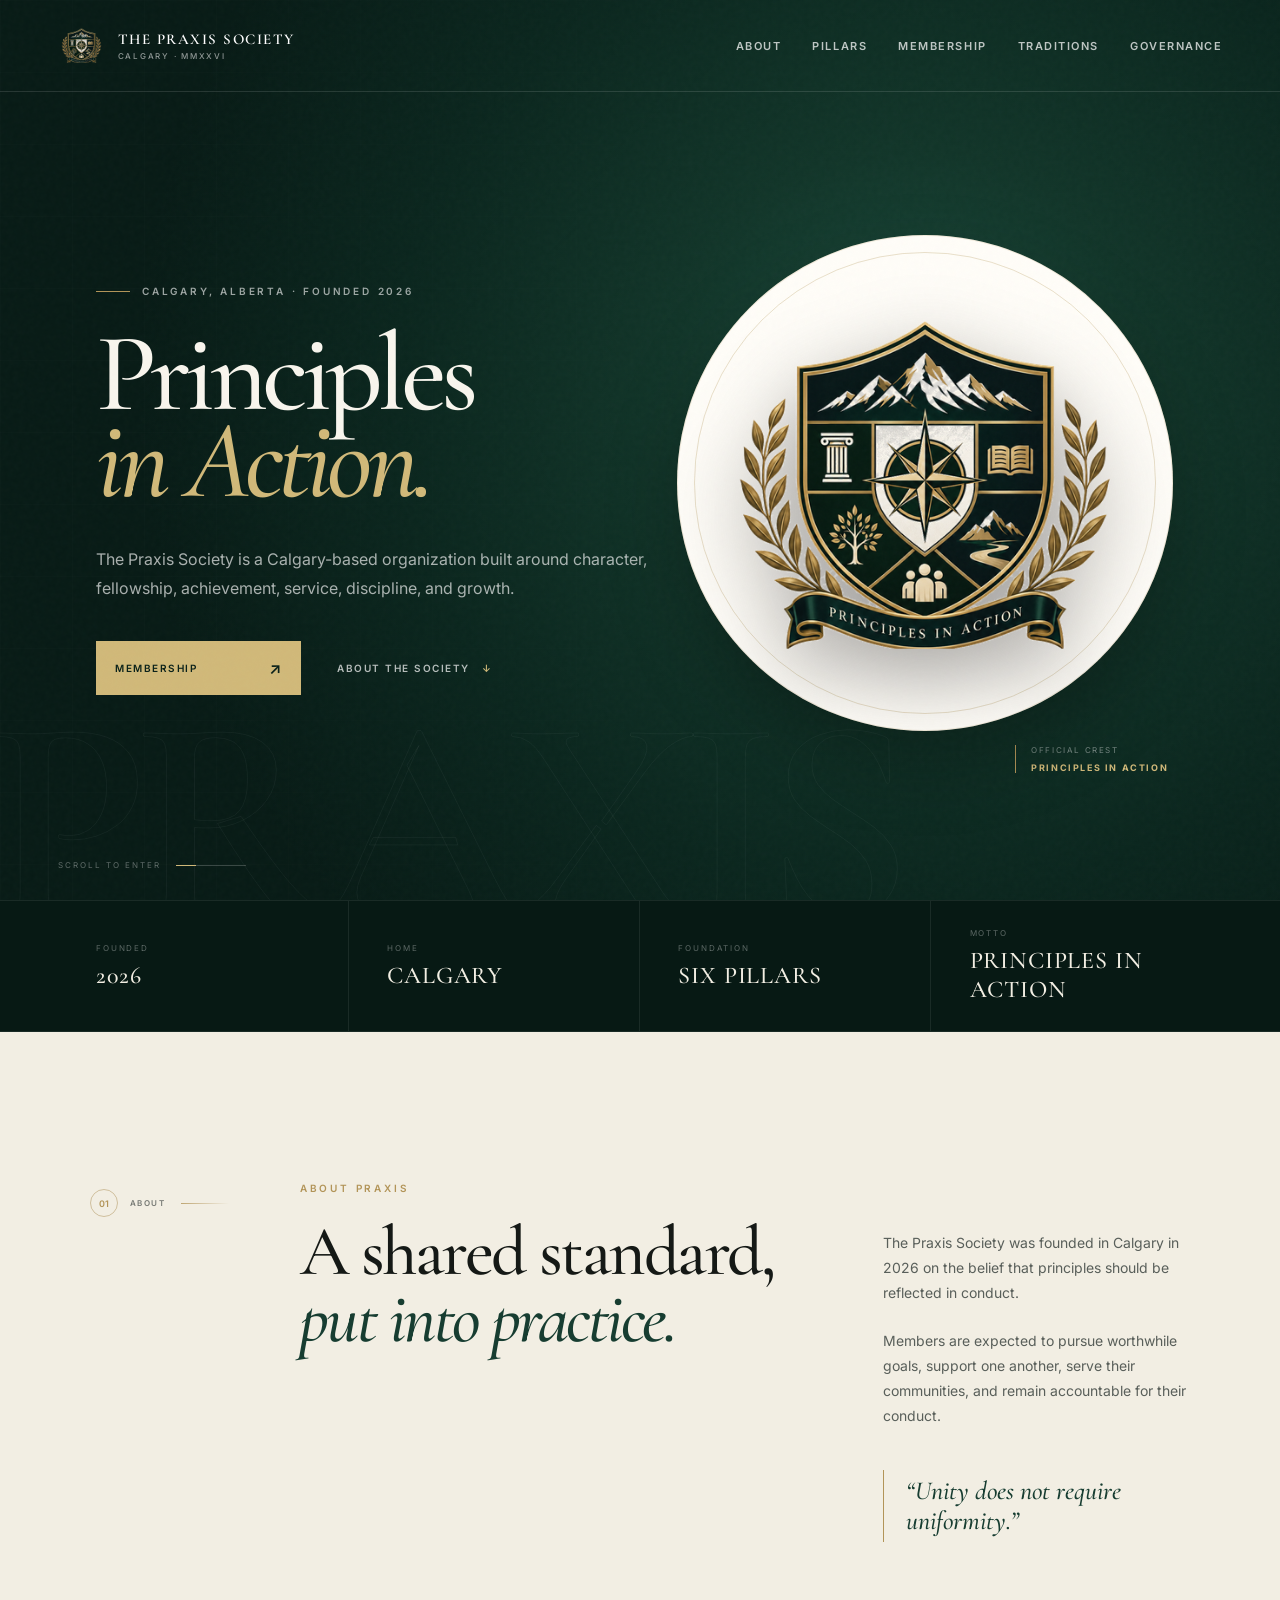
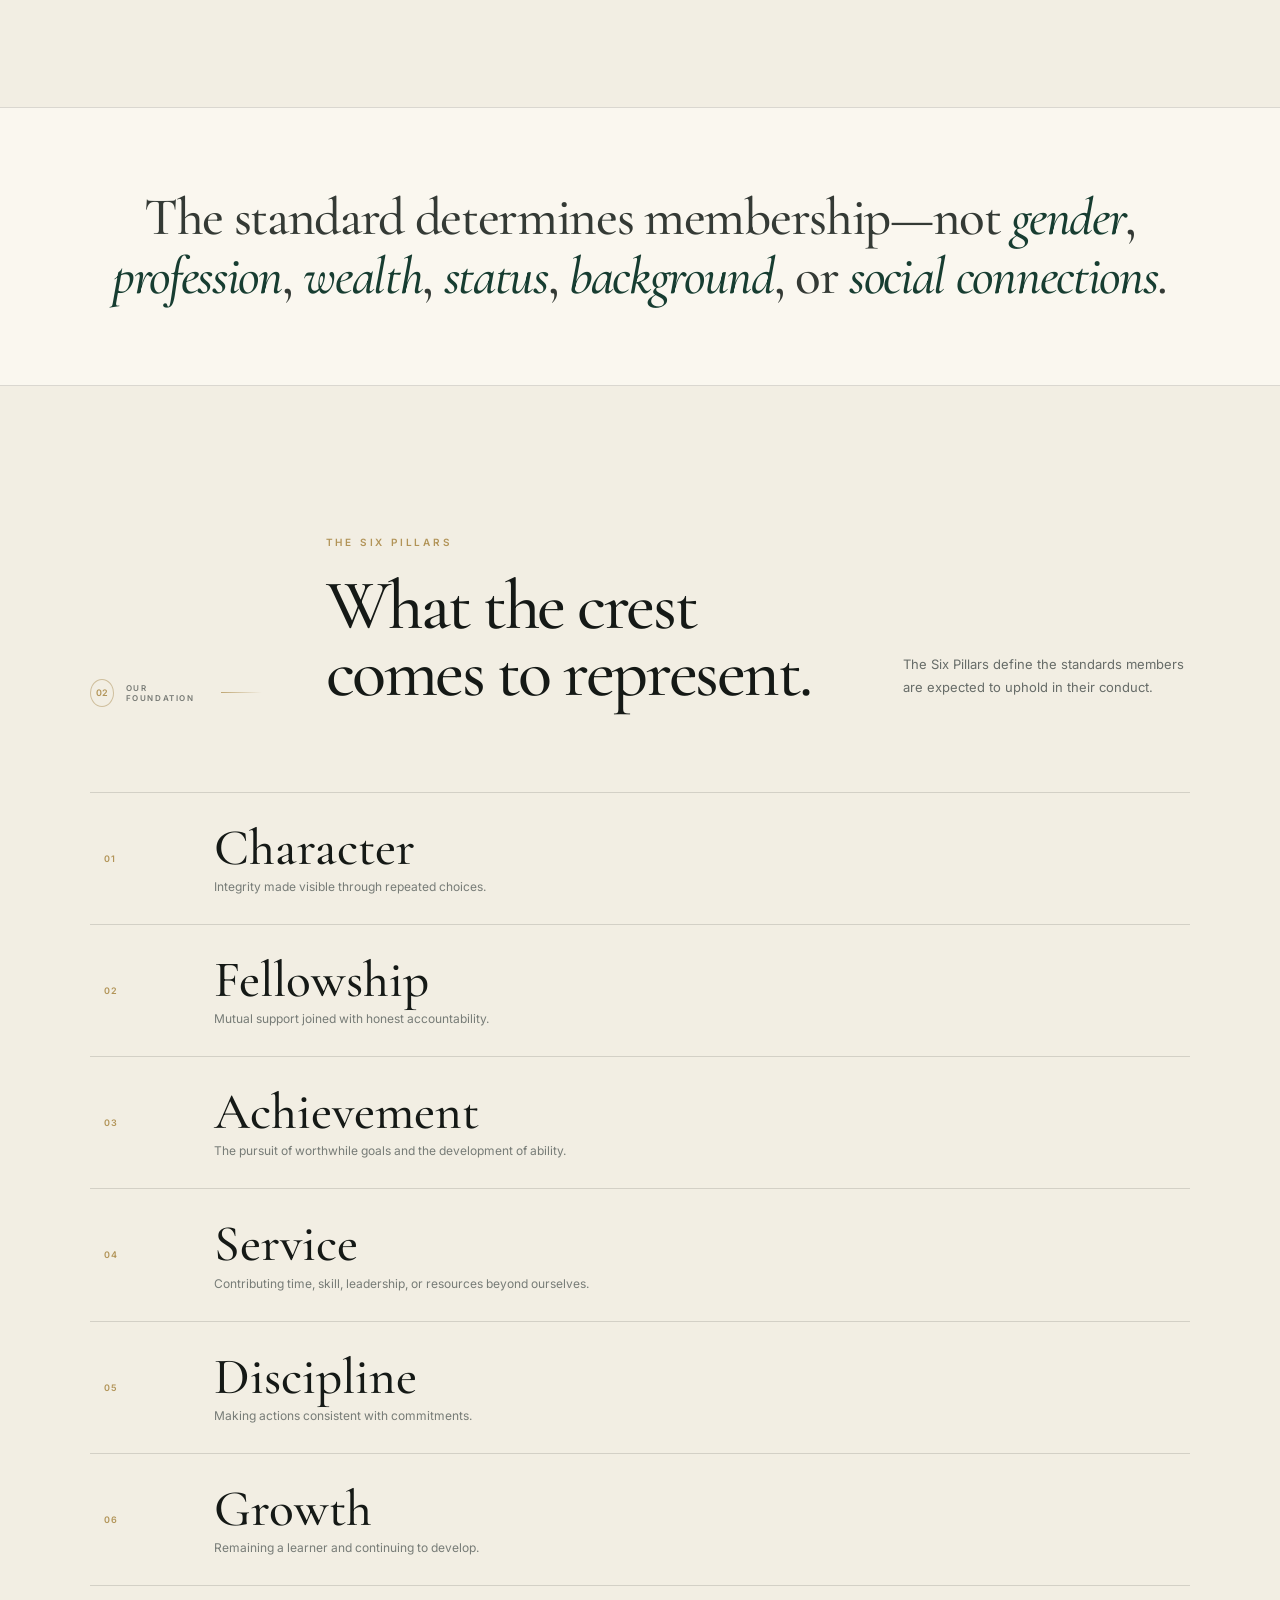
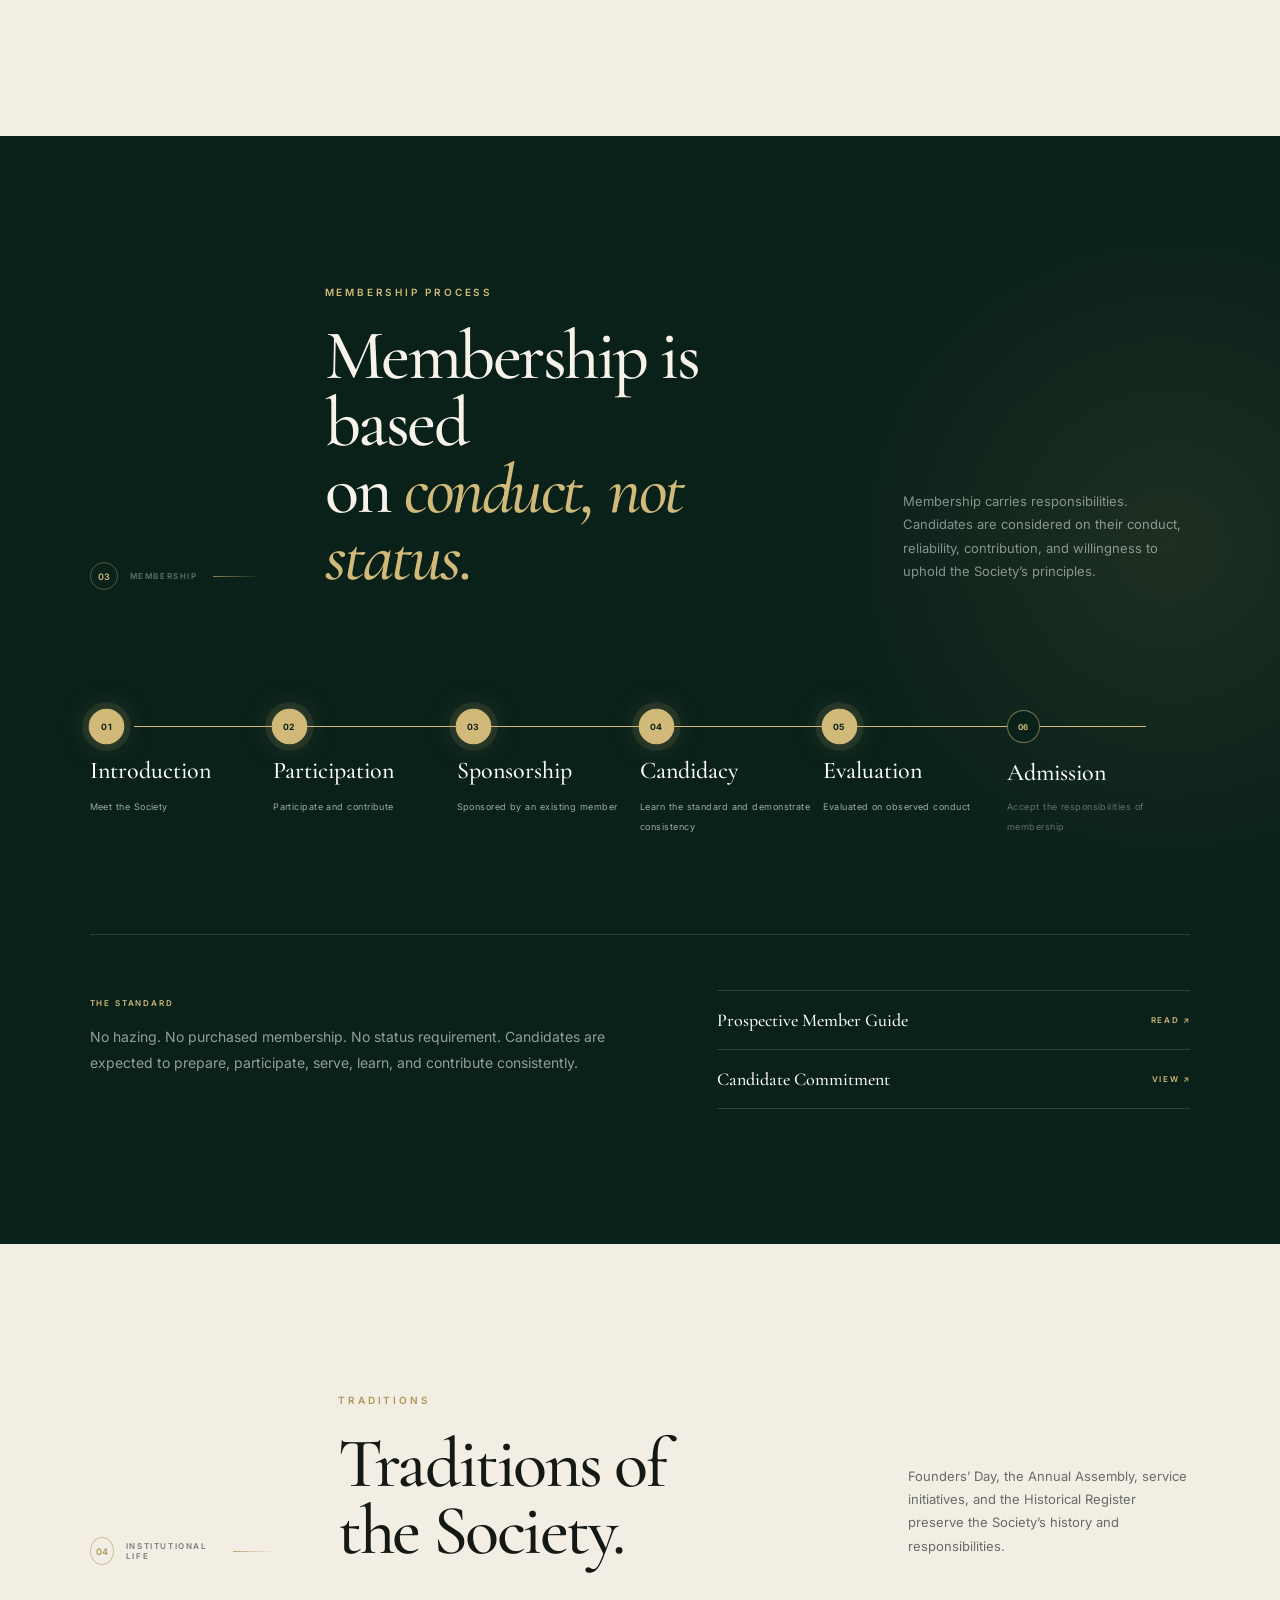
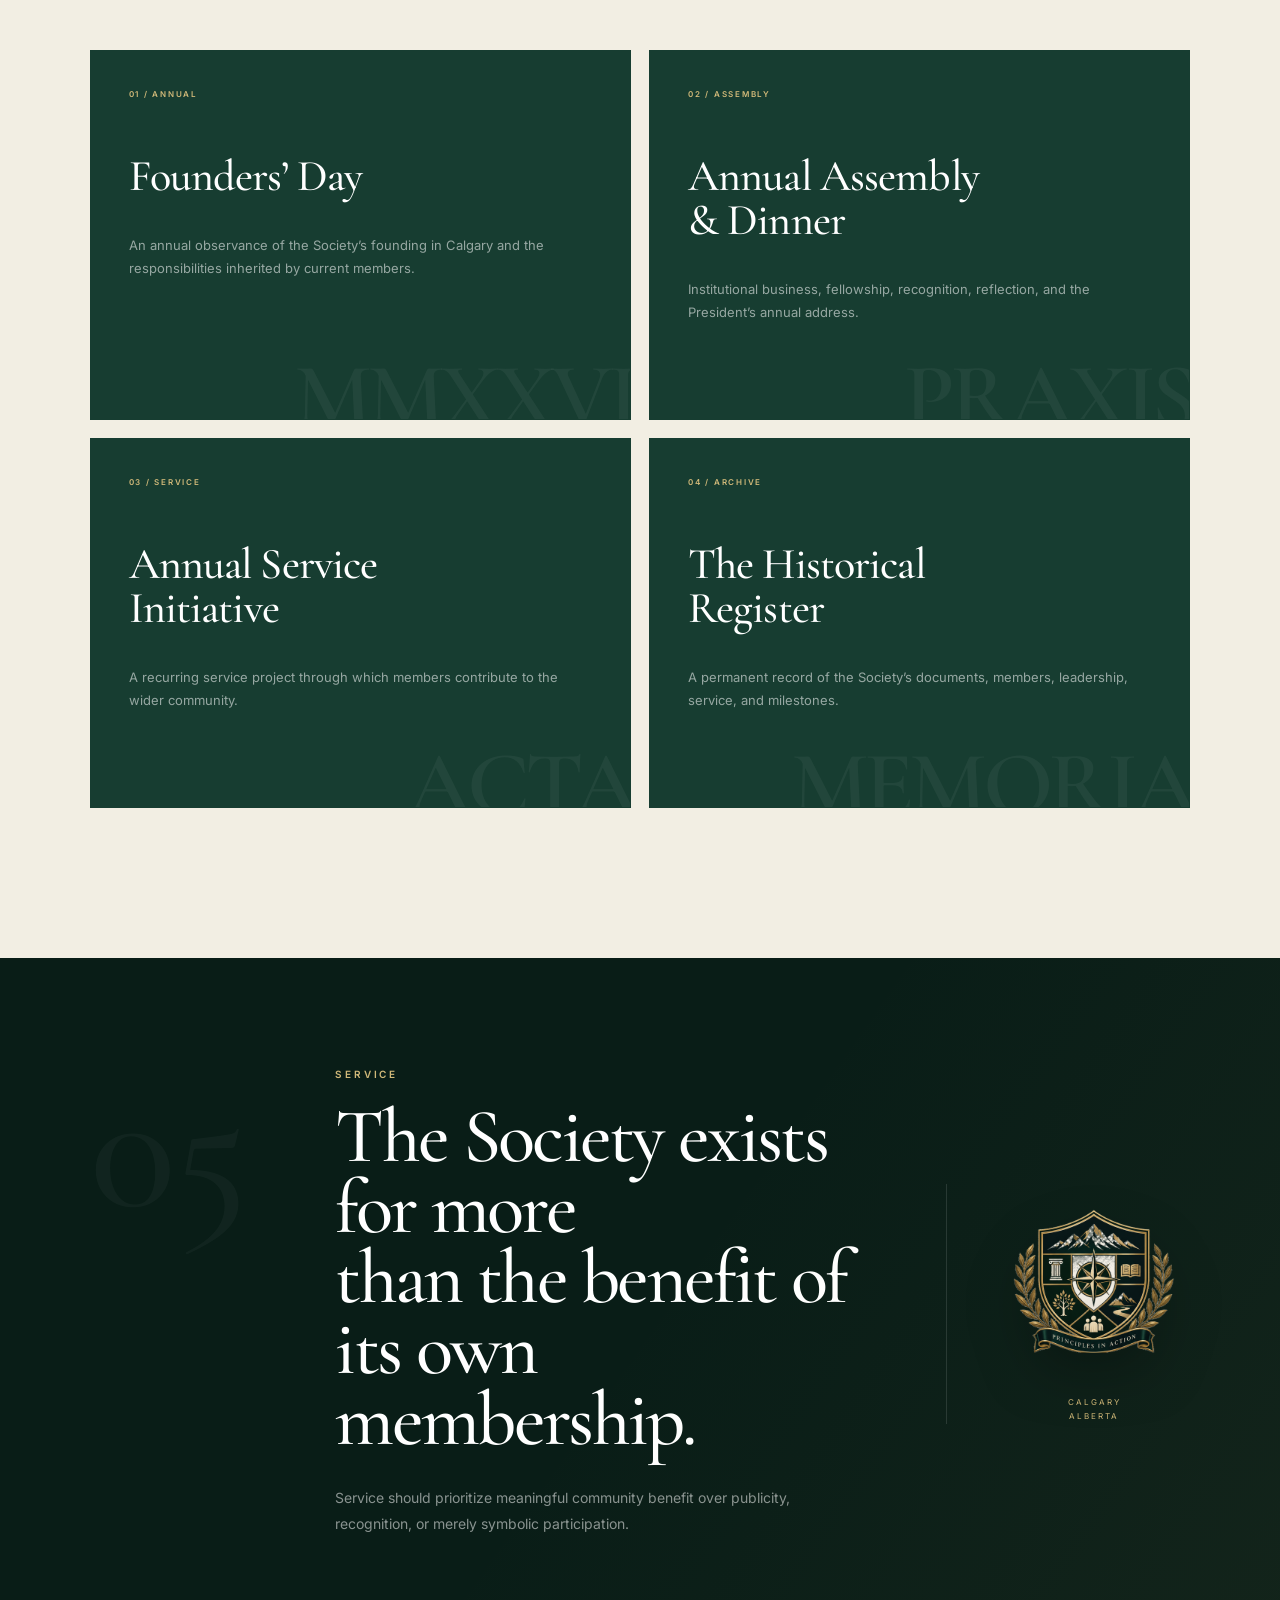
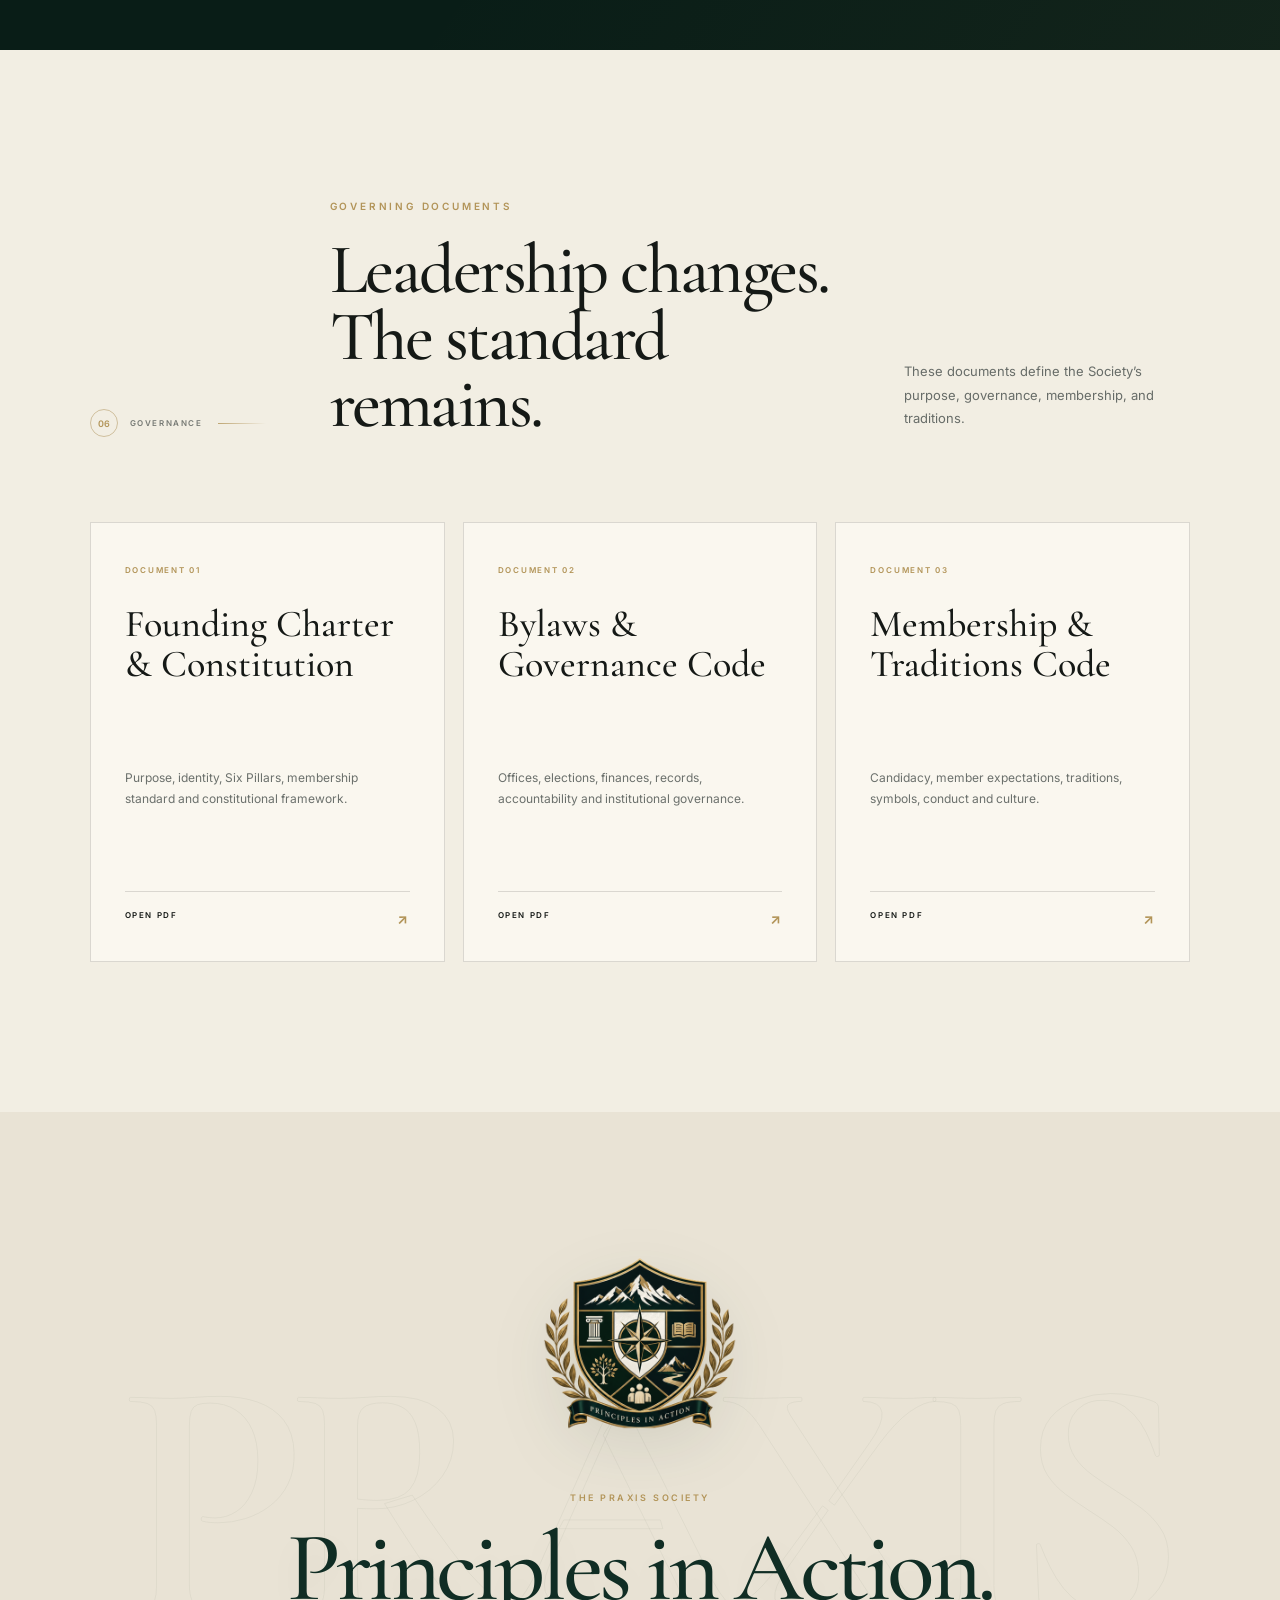
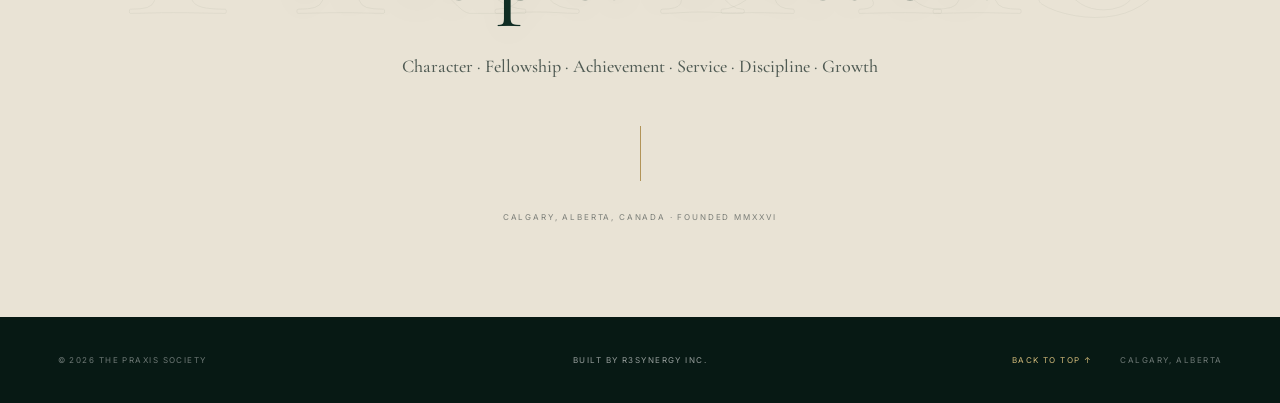
<file: index.html>
<!doctype html>
<html lang="en">
<head>
  <meta charset="utf-8">
  <meta name="viewport" content="width=device-width,initial-scale=1">
  <meta name="description" content="The Praxis Society — Calgary, Alberta. Founded 2026. Principles in Action.">
  <meta name="theme-color" content="#0b211a">
  <title>The Praxis Society</title>
  <link rel="canonical" href="https://praxissociety.xyz/">
  <meta property="og:type" content="website">
  <meta property="og:site_name" content="The Praxis Society">
  <meta property="og:title" content="The Praxis Society">
  <meta property="og:description" content="A Calgary-founded society built around character, fellowship, achievement, service, discipline, and growth.">
  <meta property="og:url" content="https://praxissociety.xyz/">
  <meta property="og:image" content="https://praxissociety.xyz/assets/praxis-social-preview-v4.png">
  <meta property="og:image:secure_url" content="https://praxissociety.xyz/assets/praxis-social-preview-v4.png">
  <meta property="og:image:type" content="image/png">
  <meta property="og:image:width" content="1200">
  <meta property="og:image:height" content="630">
  <meta property="og:image:alt" content="The Praxis Society">
  <meta name="twitter:card" content="summary_large_image">
  <meta name="twitter:title" content="The Praxis Society">
  <meta name="twitter:description" content="A Calgary-founded society built around character, fellowship, achievement, service, discipline, and growth.">
  <meta name="twitter:image" content="https://praxissociety.xyz/assets/praxis-social-preview-v4.png">
  <meta name="apple-mobile-web-app-title" content="The Praxis Society">
<link rel="icon" href="assets/favicon.png">
  <link rel="stylesheet" href="styles.css?v=6">
  <link rel="stylesheet" href="animations.css?v=2">
</head>
<body>
  <div class="noise" aria-hidden="true"></div>

  <header class="site-header" id="siteHeader">
    <a class="brand" href="/" data-route="home" aria-label="The Praxis Society home">
      <img src="assets/praxis-crest.png" alt="">
      <span><b>THE PRAXIS SOCIETY</b><small>CALGARY · MMXXVI</small></span>
    </a>

    <button class="menu-button" type="button" aria-label="Open navigation" aria-expanded="false">
      <span></span><span></span>
    </button>

    <nav class="desktop-nav" aria-label="Primary navigation">
      <a href="/about" data-route="about">About</a>
      <a href="/pillars" data-route="pillars">Pillars</a>
      <a href="/membership" data-route="membership">Membership</a>
      <a href="/traditions" data-route="traditions">Traditions</a>
      <a href="/governance" data-route="governance">Governance</a>
    </nav>
  </header>

  <div class="mobile-nav" aria-hidden="true">
    <div class="mobile-nav-mark" aria-hidden="true">
      <img src="assets/praxis-crest.png" alt="">
    </div>
    <div class="mobile-nav-inner">
      <div class="mobile-menu-brand">
        <p>THE PRAXIS SOCIETY</p>
        <span>PRINCIPLES IN ACTION</span>
      </div>
      <nav aria-label="Mobile navigation">
        <a href="/about" data-route="about">About <span>01</span></a>
        <a href="/pillars" data-route="pillars">Six Pillars <span>02</span></a>
        <a href="/membership" data-route="membership">Membership <span>03</span></a>
        <a href="/traditions" data-route="traditions">Traditions <span>04</span></a>
        <a href="/governance" data-route="governance">Governance <span>05</span></a>
      </nav>
      <small>Calgary, Alberta · Founded MMXXVI</small>
    </div>
  </div>

  <main>
    <section id="home" class="hero">
      <div class="hero-grid" aria-hidden="true"></div>
      <div class="hero-word" aria-hidden="true">PRAXIS</div>

      <div class="hero-copy reveal">
        <p class="kicker"><span></span> Calgary, Alberta · Founded 2026</p>
        <h1>Principles<br><em>in Action.</em></h1>
        <p class="hero-lead">The Praxis Society is a Calgary-based organization built around character, fellowship, achievement, service, discipline, and growth.</p>
        <div class="hero-actions">
          <a class="btn btn-gold" href="/membership" data-route="membership">Membership <i>↗</i></a>
          <a class="text-link" href="/about" data-route="about">About the Society <span>↓</span></a>
        </div>
      </div>

      <div class="crest-stage reveal delay-1">
        <div class="orbit orbit-one"></div>
        <div class="orbit orbit-two"></div>
        <div class="crest-halo"></div>
        <img class="hero-crest" src="assets/praxis-crest.png" alt="The Praxis Society heraldic crest">
        <div class="crest-caption"><span>OFFICIAL CREST</span><b>PRINCIPLES IN ACTION</b></div>
      </div>

      <div class="scroll-note"><span>SCROLL TO ENTER</span><i></i></div>
    </section>

    <section class="identity-strip" aria-label="Praxis Society identity">
      <div><small>FOUNDED</small><strong>2026</strong></div>
      <div><small>HOME</small><strong>CALGARY</strong></div>
      <div><small>FOUNDATION</small><strong>SIX PILLARS</strong></div>
      <div><small>MOTTO</small><strong>PRINCIPLES IN ACTION</strong></div>
    </section>

    <section id="about" class="manifesto section-light">
      <div class="section-label reveal"><span>01</span><p>ABOUT</p></div>
      <div class="manifesto-main reveal">
        <p class="overline">ABOUT PRAXIS</p>
        <h2>A shared standard,<br><em>put into practice.</em></h2>
      </div>
      <div class="manifesto-copy reveal delay-1">
        <p>The Praxis Society was founded in Calgary in 2026 on the belief that principles should be reflected in conduct.</p>
        <p>Members are expected to pursue worthwhile goals, support one another, serve their communities, and remain accountable for their conduct.</p>
        <blockquote>“Unity does not require uniformity.”</blockquote>
      </div>
    </section>

    <section class="standard-banner">
      <p class="reveal">The standard determines membership—not <span>gender</span>, <span>profession</span>, <span>wealth</span>, <span>status</span>, <span>background</span>, or <span>social connections</span>.</p>
    </section>

    <section id="pillars" class="pillars-section section-light">
      <div class="section-top reveal">
        <div class="section-label"><span>02</span><p>OUR FOUNDATION</p></div>
        <div><p class="overline">THE SIX PILLARS</p><h2>What the crest<br>comes to represent.</h2></div>
        <p class="section-intro">The Six Pillars define the standards members are expected to uphold in their conduct.</p>
      </div>

      <div class="pillar-list">
        <article class="pillar reveal"><span class="num">01</span><div><h3>Character</h3><p>Integrity made visible through repeated choices.</p></div></article>
        <article class="pillar reveal"><span class="num">02</span><div><h3>Fellowship</h3><p>Mutual support joined with honest accountability.</p></div></article>
        <article class="pillar reveal"><span class="num">03</span><div><h3>Achievement</h3><p>The pursuit of worthwhile goals and the development of ability.</p></div></article>
        <article class="pillar reveal"><span class="num">04</span><div><h3>Service</h3><p>Contributing time, skill, leadership, or resources beyond ourselves.</p></div></article>
        <article class="pillar reveal"><span class="num">05</span><div><h3>Discipline</h3><p>Making actions consistent with commitments.</p></div></article>
        <article class="pillar reveal"><span class="num">06</span><div><h3>Growth</h3><p>Remaining a learner and continuing to develop.</p></div></article>
      </div>
    </section>

    <section id="membership" class="membership-section">
      <div class="membership-glow" aria-hidden="true"></div>
      <div class="section-top reveal">
        <div class="section-label inverse"><span>03</span><p>MEMBERSHIP</p></div>
        <div><p class="overline gold">MEMBERSHIP PROCESS</p><h2>Membership is based<br>on <em>conduct, not status.</em></h2></div>
        <p class="section-intro light">Membership carries responsibilities. Candidates are considered on their conduct, reliability, contribution, and willingness to uphold the Society’s principles.</p>
      </div>

      <div class="journey reveal">
        <div class="journey-line"></div>
        <div class="step"><b>01</b><span>Introduction</span><small>Meet the Society</small></div>
        <div class="step"><b>02</b><span>Participation</span><small>Participate and contribute</small></div>
        <div class="step"><b>03</b><span>Sponsorship</span><small>Sponsored by an existing member</small></div>
        <div class="step"><b>04</b><span>Candidacy</span><small>Learn the standard and demonstrate consistency</small></div>
        <div class="step"><b>05</b><span>Evaluation</span><small>Evaluated on observed conduct</small></div>
        <div class="step"><b>06</b><span>Admission</span><small>Accept the responsibilities of membership</small></div>
      </div>

      <div class="membership-bottom">
        <div class="membership-note reveal">
          <span>THE STANDARD</span>
          <p>No hazing. No purchased membership. No status requirement. Candidates are expected to prepare, participate, serve, learn, and contribute consistently.</p>
        </div>
        <div class="member-resources reveal delay-1">
          <a href="documents/prospective-member-guide.pdf" target="_blank"><span>Prospective Member Guide</span><b>READ ↗</b></a>
          <a href="documents/candidate-commitment.pdf" target="_blank"><span>Candidate Commitment</span><b>VIEW ↗</b></a>
        </div>
      </div>
    </section>

    <section id="traditions" class="traditions-section section-light">
      <div class="section-top reveal">
        <div class="section-label"><span>04</span><p>INSTITUTIONAL LIFE</p></div>
        <div><p class="overline">TRADITIONS</p><h2>Traditions of<br>the Society.</h2></div>
        <p class="section-intro">Founders’ Day, the Annual Assembly, service initiatives, and the Historical Register preserve the Society’s history and responsibilities.</p>
      </div>

      <div class="tradition-grid">
        <article class="tradition-card reveal">
          <small>01 / ANNUAL</small><h3>Founders’ Day</h3><p>An annual observance of the Society’s founding in Calgary and the responsibilities inherited by current members.</p><span>MMXXVI</span>
        </article>
        <article class="tradition-card feature reveal delay-1">
          <small>02 / ASSEMBLY</small><h3>Annual Assembly<br>& Dinner</h3><p>Institutional business, fellowship, recognition, reflection, and the President’s annual address.</p><span>PRAXIS</span>
        </article>
        <article class="tradition-card reveal">
          <small>03 / SERVICE</small><h3>Annual Service<br>Initiative</h3><p>A recurring service project through which members contribute to the wider community.</p><span>ACTA</span>
        </article>
        <article class="tradition-card reveal delay-1">
          <small>04 / ARCHIVE</small><h3>The Historical<br>Register</h3><p>A permanent record of the Society’s documents, members, leadership, service, and milestones.</p><span>MEMORIA</span>
        </article>
      </div>
    </section>

    <section class="service-break">
      <div class="service-number">05</div>
      <div class="service-copy reveal">
        <p class="overline gold">SERVICE</p>
        <h2>The Society exists for more<br>than the benefit of its own membership.</h2>
        <p>Service should prioritize meaningful community benefit over publicity, recognition, or merely symbolic participation.</p>
      </div>
      <div class="service-seal reveal delay-1">
        <img src="assets/praxis-crest.png" alt="">
        <span>CALGARY<br>ALBERTA</span>
      </div>
    </section>

    <section id="governance" class="governance-section section-light">
      <div class="section-top reveal">
        <div class="section-label"><span>06</span><p>GOVERNANCE</p></div>
        <div><p class="overline">GOVERNING DOCUMENTS</p><h2>Leadership changes.<br>The standard remains.</h2></div>
        <p class="section-intro">These documents define the Society’s purpose, governance, membership, and traditions.</p>
      </div>

      <div class="documents">
        <a class="document-card reveal" href="documents/founding-charter.pdf" target="_blank">
          <div><small>DOCUMENT 01</small><h3>Founding Charter<br>& Constitution</h3></div>
          <p>Purpose, identity, Six Pillars, membership standard and constitutional framework.</p>
          <span>OPEN PDF <b>↗</b></span>
        </a>
        <a class="document-card reveal delay-1" href="documents/bylaws.pdf" target="_blank">
          <div><small>DOCUMENT 02</small><h3>Bylaws &<br>Governance Code</h3></div>
          <p>Offices, elections, finances, records, accountability and institutional governance.</p>
          <span>OPEN PDF <b>↗</b></span>
        </a>
        <a class="document-card reveal delay-2" href="documents/membership-traditions.pdf" target="_blank">
          <div><small>DOCUMENT 03</small><h3>Membership &<br>Traditions Code</h3></div>
          <p>Candidacy, member expectations, traditions, symbols, conduct and culture.</p>
          <span>OPEN PDF <b>↗</b></span>
        </a>
      </div>
    </section>

    <section class="closing">
      <div class="closing-word" aria-hidden="true">PRAXIS</div>
      <img class="closing-crest reveal" src="assets/praxis-crest.png" alt="The Praxis Society crest">
      <p class="reveal">THE PRAXIS SOCIETY</p>
      <h2 class="reveal">Principles in Action.</h2>
      <p class="closing-values reveal">Character · Fellowship · Achievement · Service · Discipline · Growth</p>
      <div class="closing-rule"></div>
      <small>CALGARY, ALBERTA, CANADA · FOUNDED MMXXVI</small>
    </section>
  </main>

  <footer>
    <span class="footer-copyright">© 2026 THE PRAXIS SOCIETY</span>
    <a class="footer-credit" href="https://r3synergy.com" target="_blank" rel="noopener noreferrer">BUILT BY R3SYNERGY INC.</a>
    <div class="footer-right">
      <a class="footer-top" href="/" data-route="home">BACK TO TOP ↑</a>
      <span class="footer-location">CALGARY, ALBERTA</span>
    </div>
  </footer>

  <script src="script.js?v=8"></script>
  <script src="animations.js?v=1"></script>
</body>
</html>
</file>
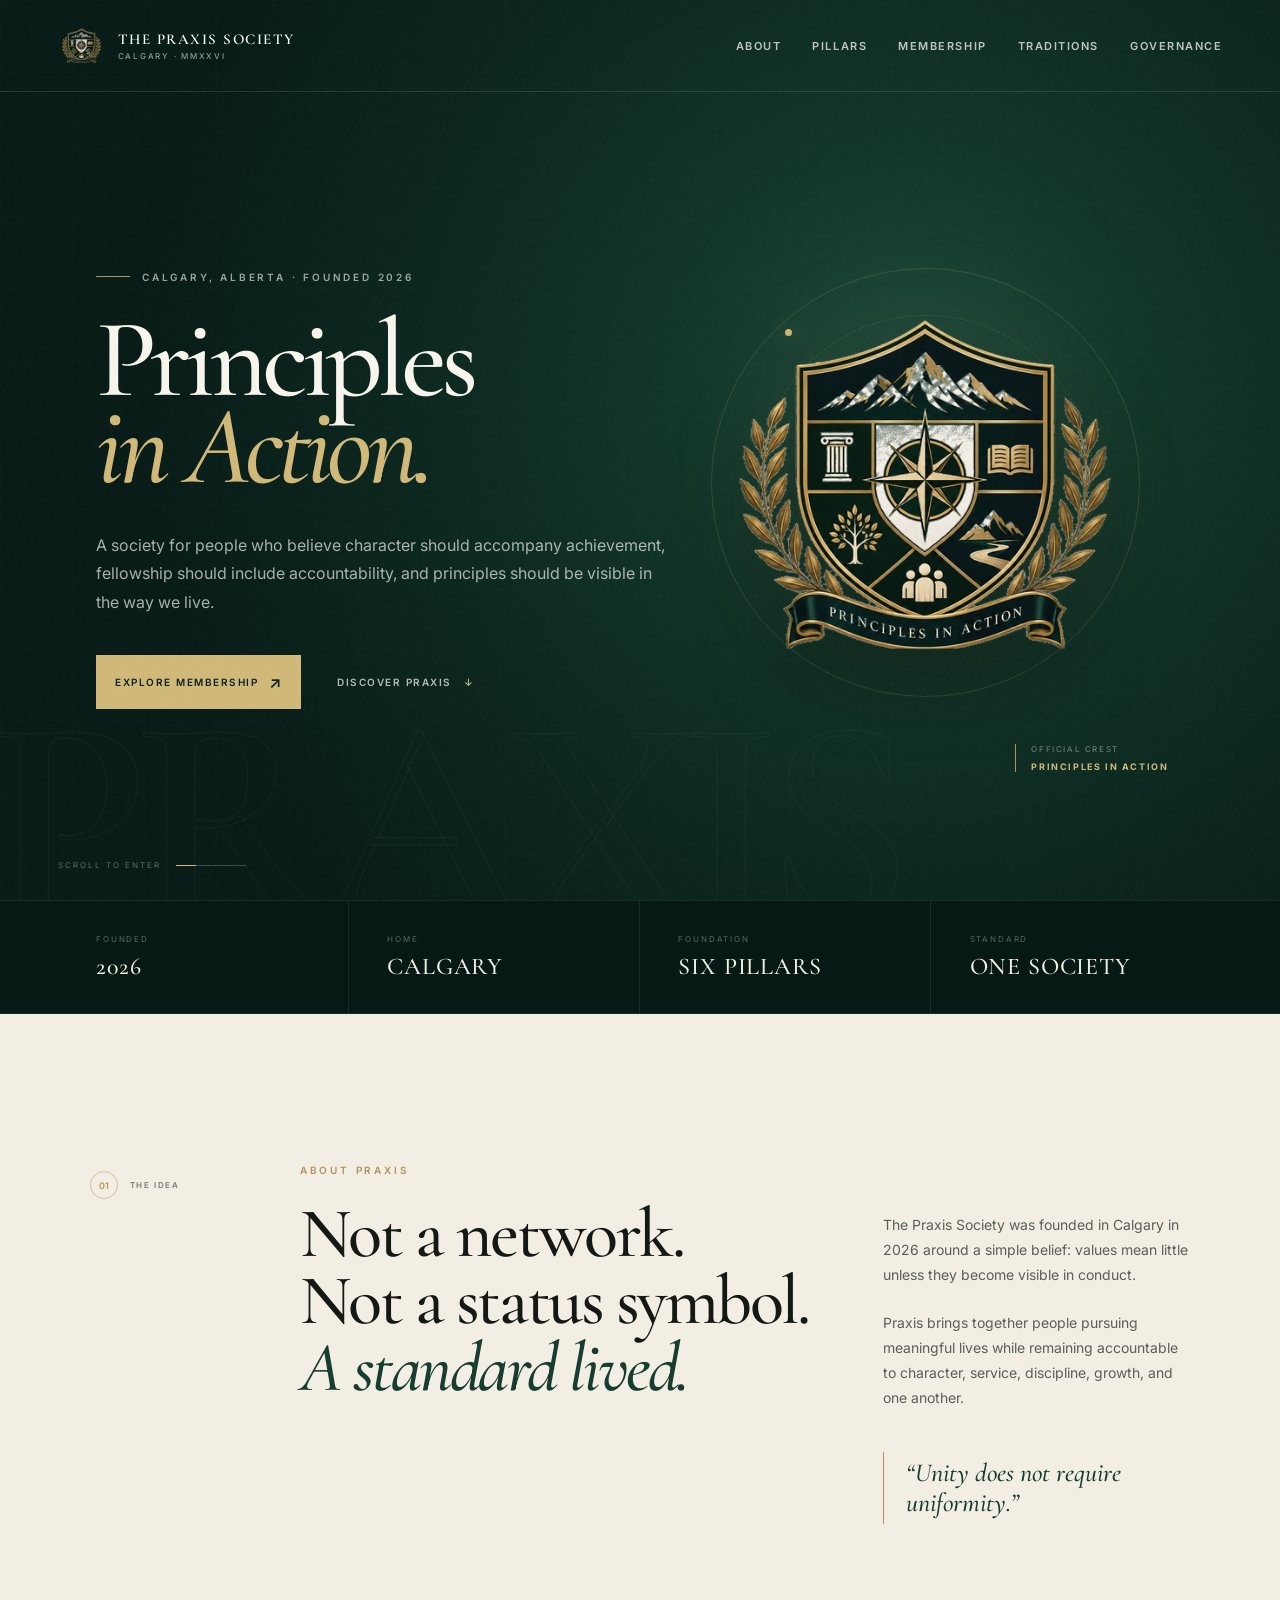
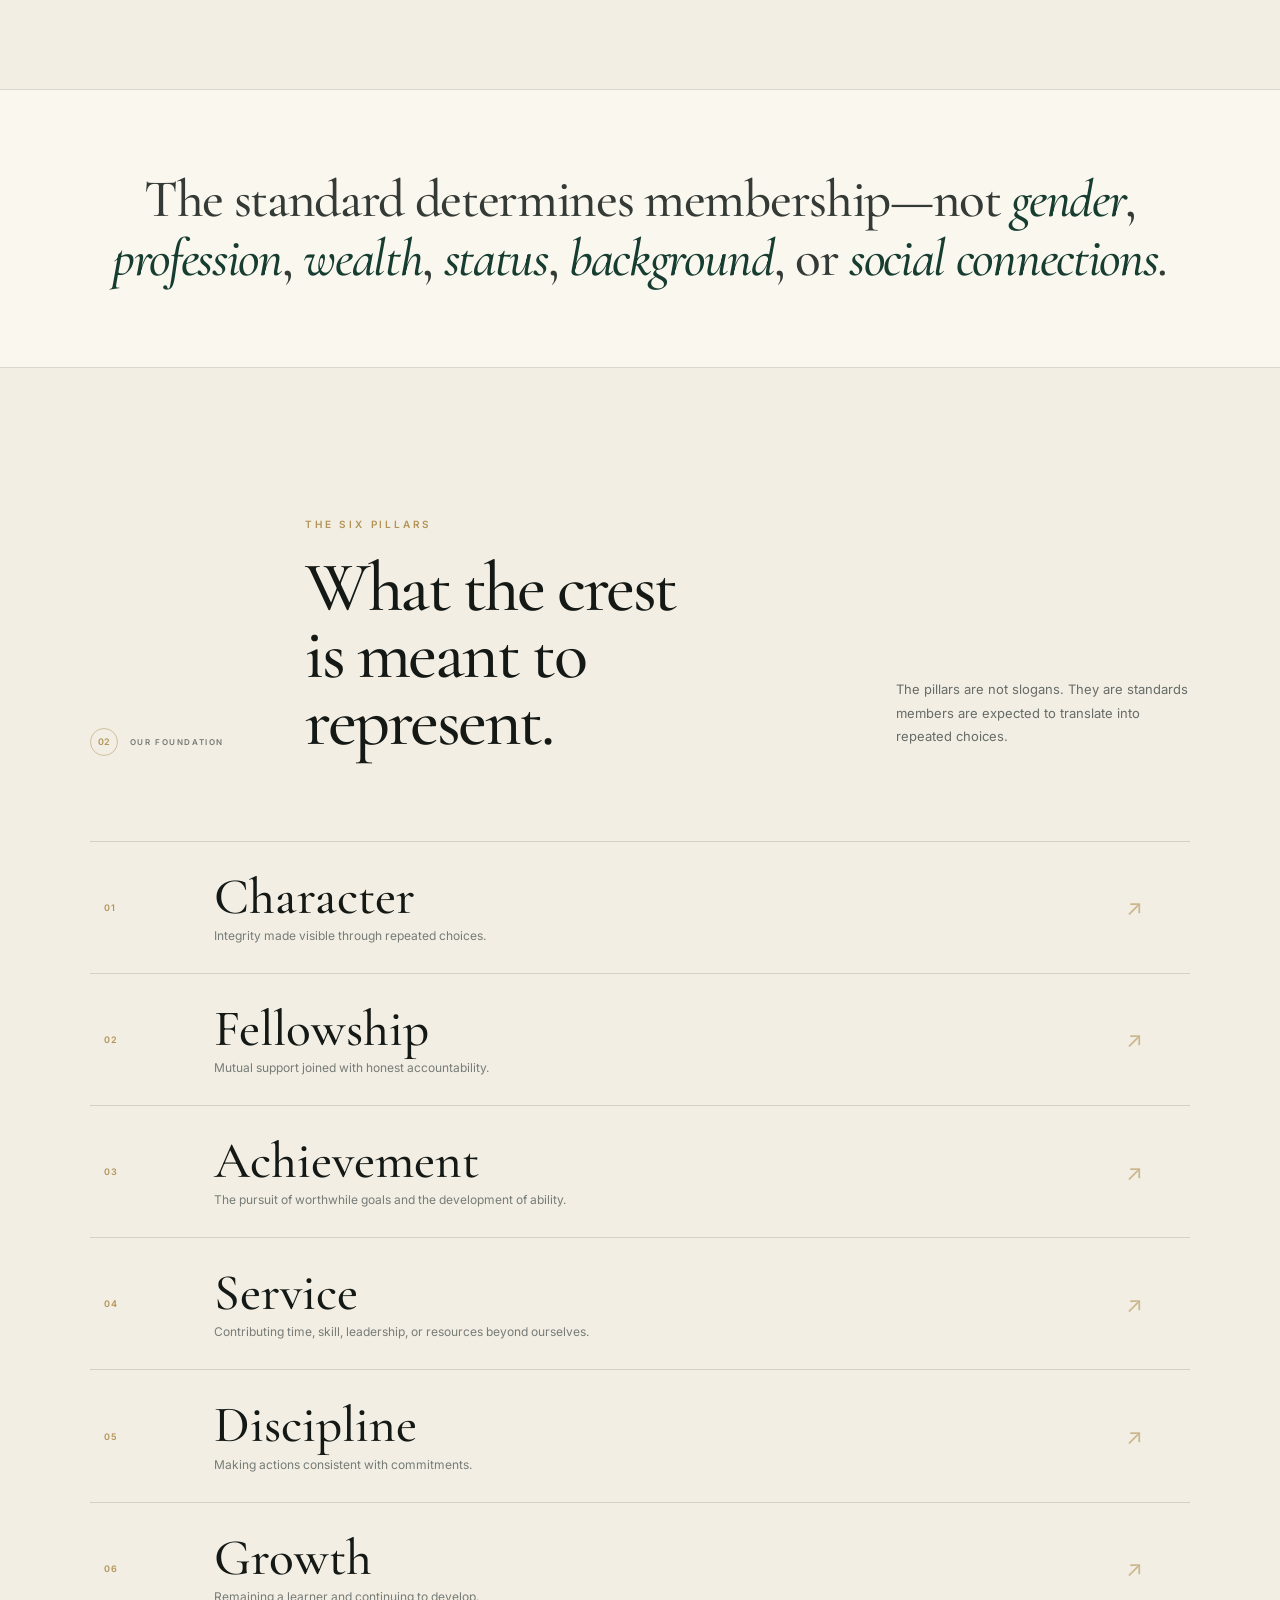
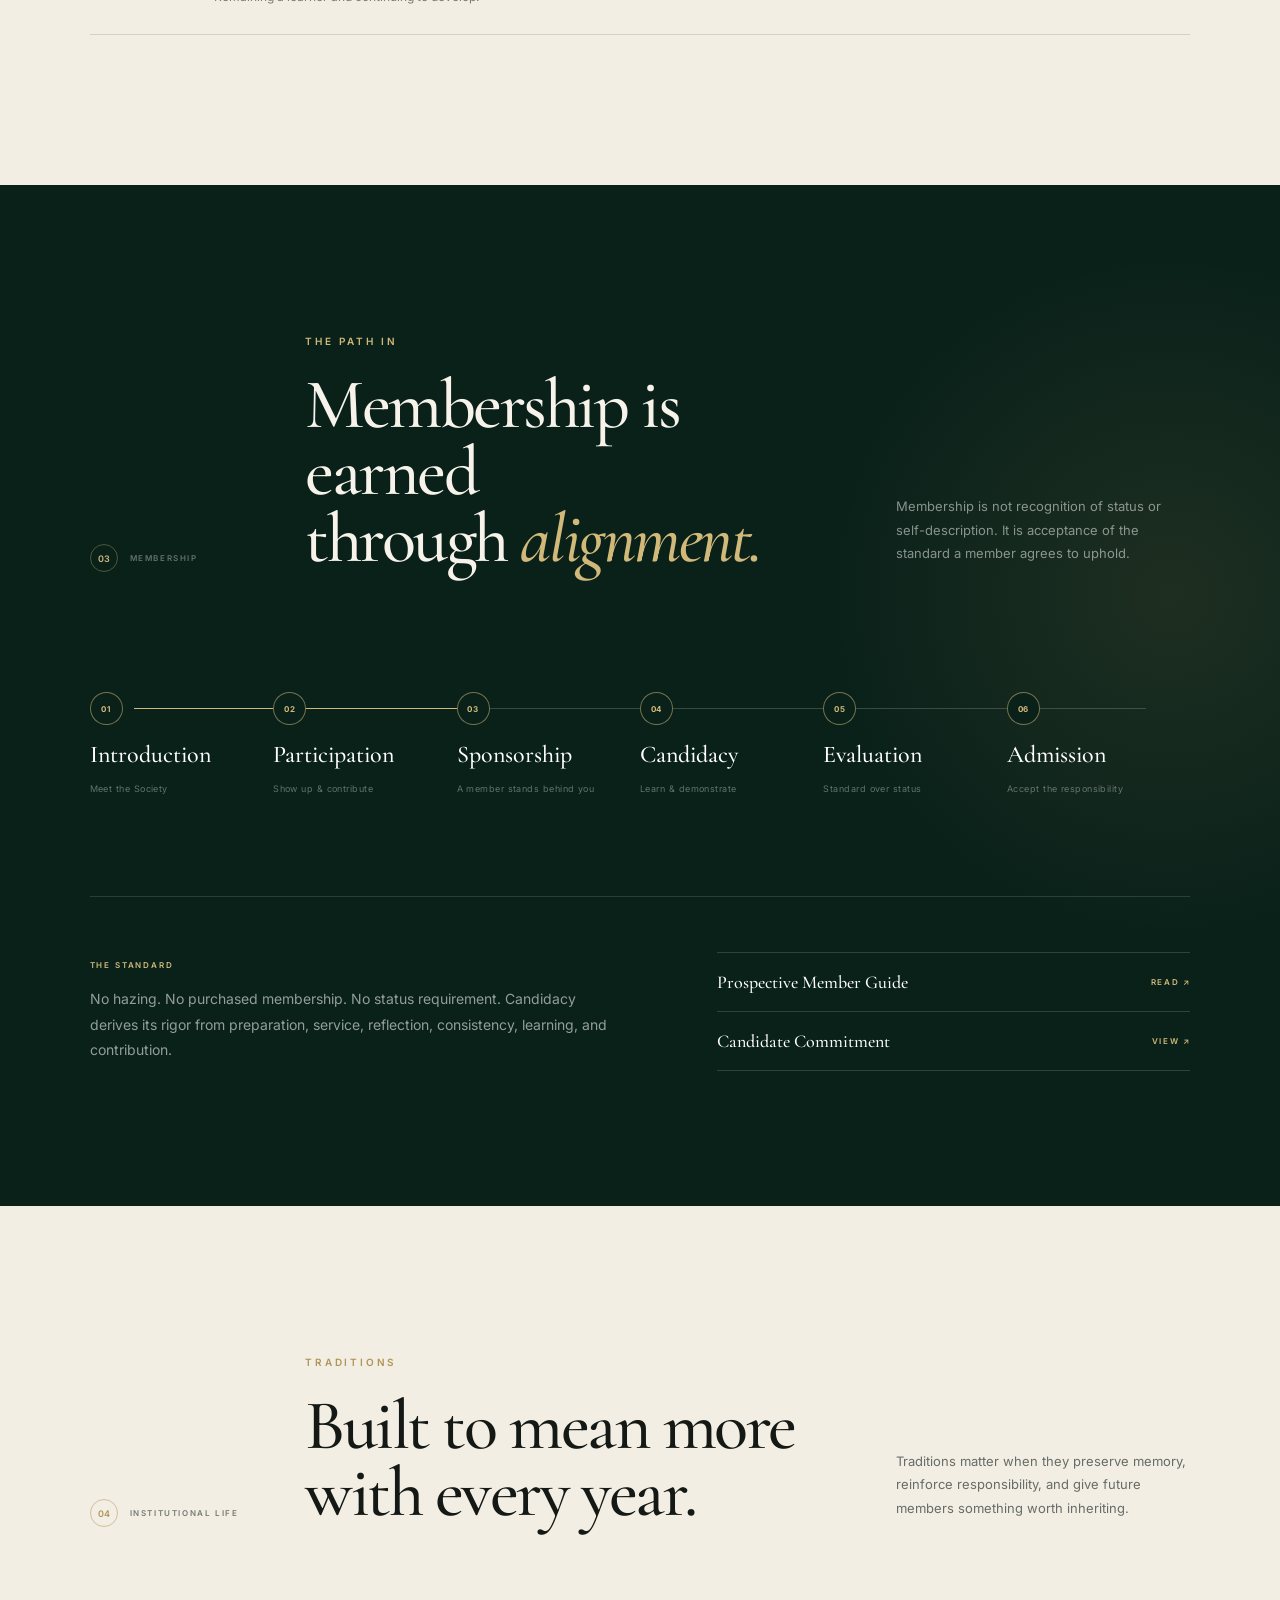
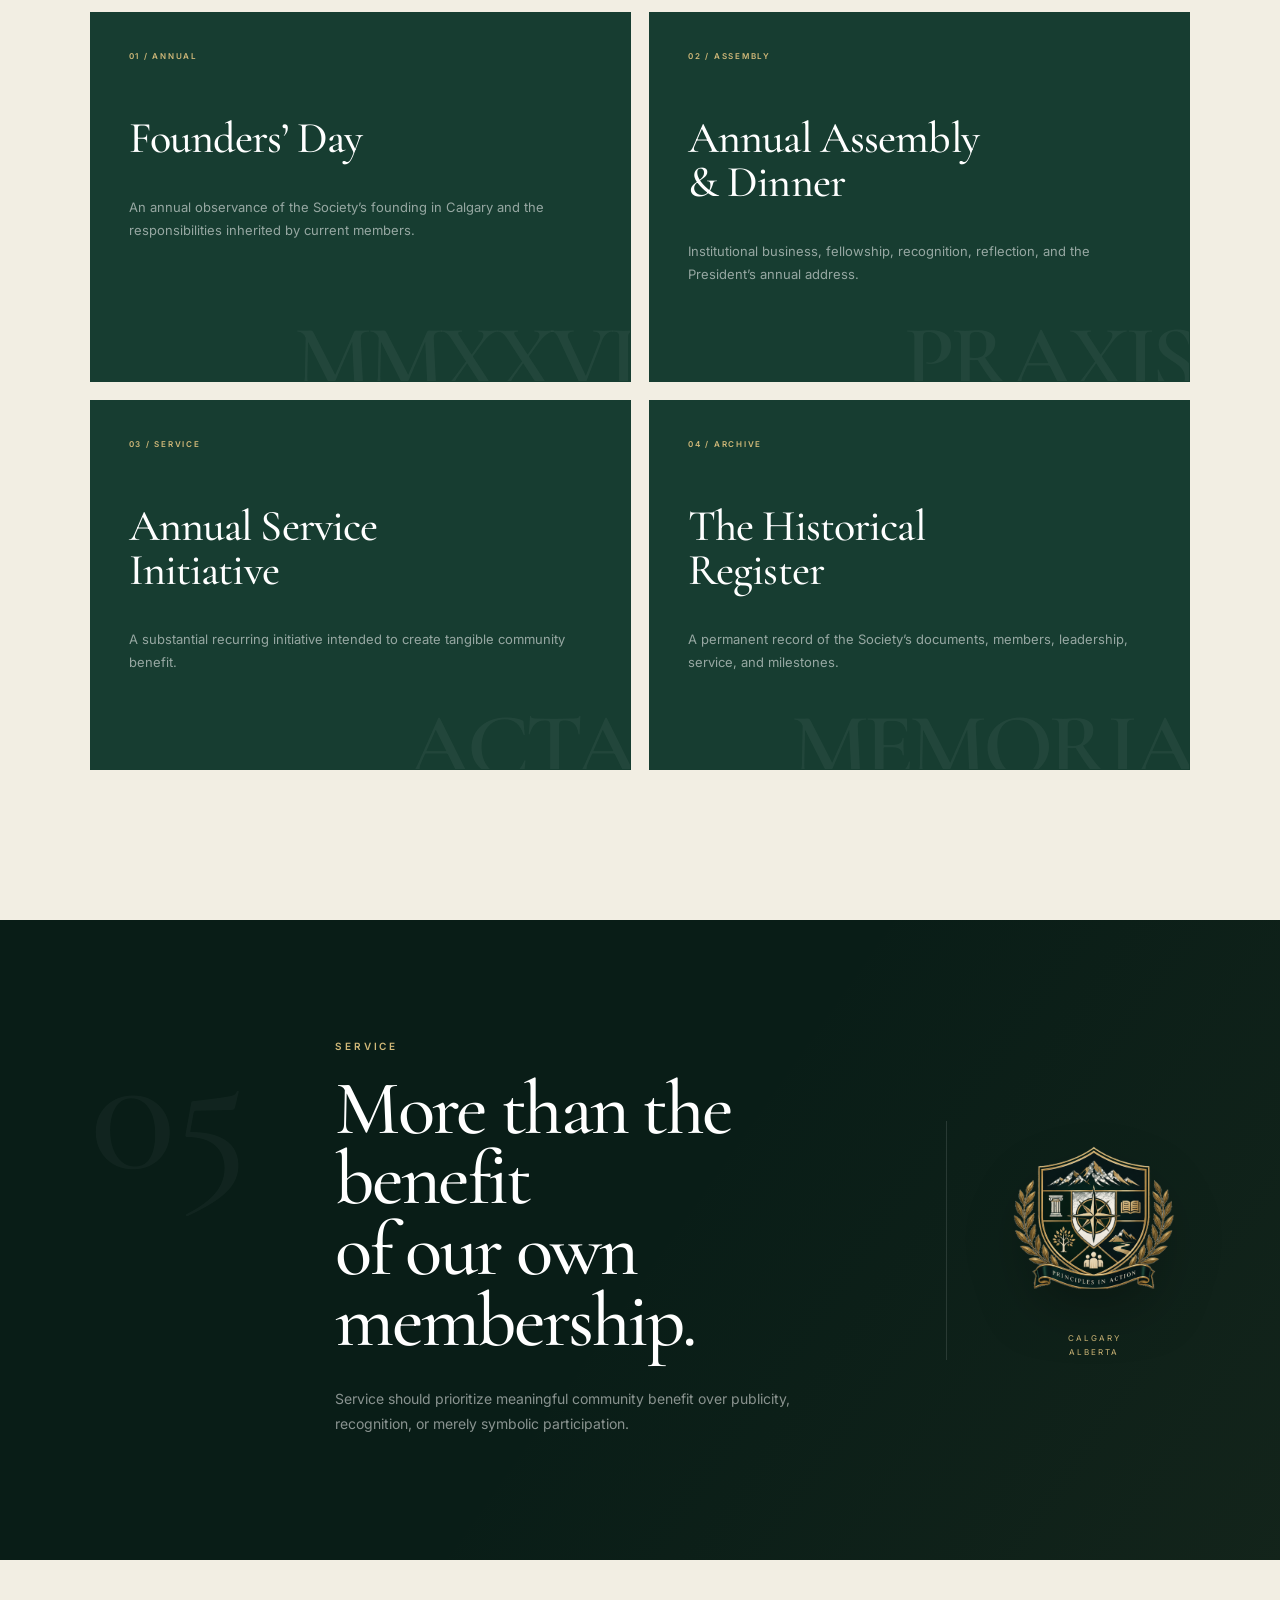
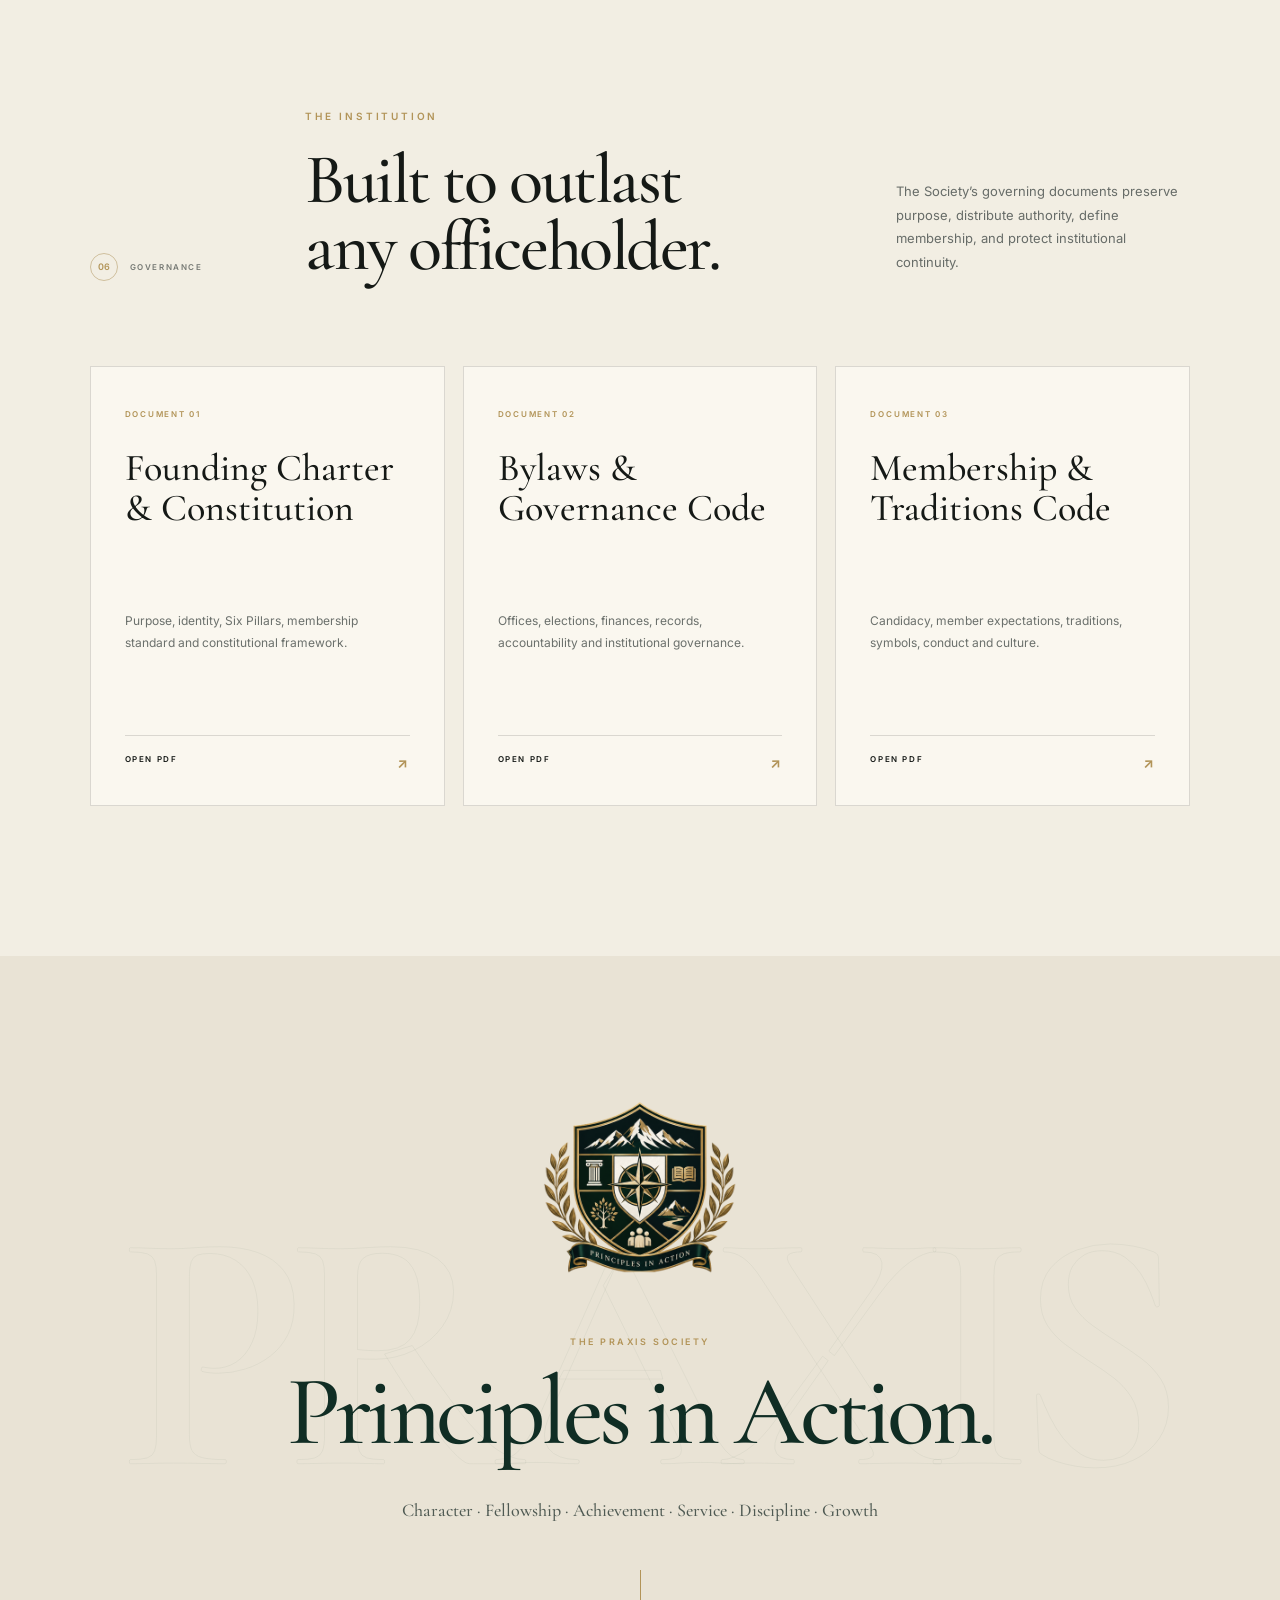
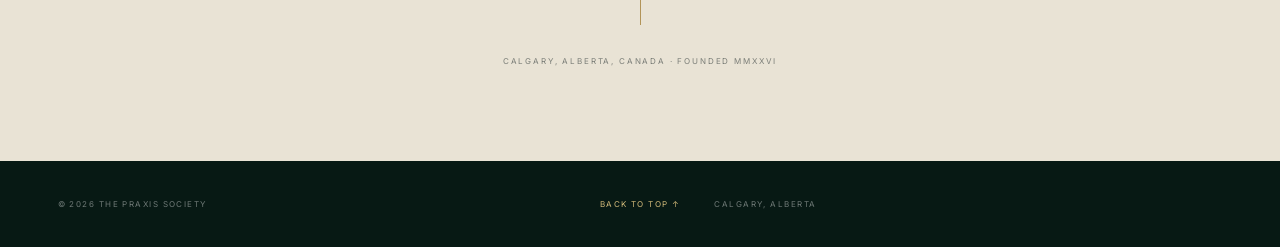
<file: preview.html>
<!doctype html>
<html lang="en">
<head>
  <meta charset="utf-8">
  <meta name="viewport" content="width=device-width,initial-scale=1">
  <meta name="description" content="The Praxis Society — Calgary, Alberta. Founded 2026. Principles in Action.">
  <meta name="theme-color" content="#0b211a">
  <title>The Praxis Society | Principles in Action</title>
  <link rel="icon" href="assets/favicon.png">
  <link rel="stylesheet" href="styles.css">
</head>
<body>
  <div class="noise" aria-hidden="true"></div>

  <header class="site-header" id="siteHeader">
    <a class="brand" href="#home" aria-label="The Praxis Society home">
      <img src="assets/praxis-crest.png" alt="">
      <span><b>THE PRAXIS SOCIETY</b><small>CALGARY · MMXXVI</small></span>
    </a>

    <button class="menu-button" type="button" aria-label="Open navigation" aria-expanded="false">
      <span></span><span></span>
    </button>

    <nav class="desktop-nav" aria-label="Primary navigation">
      <a href="#about">About</a>
      <a href="#pillars">Pillars</a>
      <a href="#membership">Membership</a>
      <a href="#traditions">Traditions</a>
      <a href="#governance">Governance</a>
    </nav>
  </header>

  <div class="mobile-nav" aria-hidden="true">
    <div class="mobile-nav-inner">
      <p>THE PRAXIS SOCIETY</p>
      <a href="#about">About <span>01</span></a>
      <a href="#pillars">Six Pillars <span>02</span></a>
      <a href="#membership">Membership <span>03</span></a>
      <a href="#traditions">Traditions <span>04</span></a>
      <a href="#governance">Governance <span>05</span></a>
      <small>Calgary, Alberta · Founded 2026</small>
    </div>
  </div>

  <main>
    <section id="home" class="hero">
      <div class="hero-grid" aria-hidden="true"></div>
      <div class="hero-word" aria-hidden="true">PRAXIS</div>

      <div class="hero-copy reveal">
        <p class="kicker"><span></span> Calgary, Alberta · Founded 2026</p>
        <h1>Principles<br><em>in Action.</em></h1>
        <p class="hero-lead">A society for people who believe character should accompany achievement, fellowship should include accountability, and principles should be visible in the way we live.</p>
        <div class="hero-actions">
          <a class="btn btn-gold" href="#membership">Explore Membership <i>↗</i></a>
          <a class="text-link" href="#about">Discover Praxis <span>↓</span></a>
        </div>
      </div>

      <div class="crest-stage reveal delay-1">
        <div class="orbit orbit-one"></div>
        <div class="orbit orbit-two"></div>
        <div class="crest-halo"></div>
        <img class="hero-crest" src="assets/praxis-crest.png" alt="The Praxis Society heraldic crest">
        <div class="crest-caption"><span>OFFICIAL CREST</span><b>PRINCIPLES IN ACTION</b></div>
      </div>

      <div class="scroll-note"><span>SCROLL TO ENTER</span><i></i></div>
    </section>

    <section class="identity-strip" aria-label="Praxis Society identity">
      <div><small>FOUNDED</small><strong>2026</strong></div>
      <div><small>HOME</small><strong>CALGARY</strong></div>
      <div><small>FOUNDATION</small><strong>SIX PILLARS</strong></div>
      <div><small>STANDARD</small><strong>ONE SOCIETY</strong></div>
    </section>

    <section id="about" class="manifesto section-light">
      <div class="section-label reveal"><span>01</span><p>THE IDEA</p></div>
      <div class="manifesto-main reveal">
        <p class="overline">ABOUT PRAXIS</p>
        <h2>Not a network.<br>Not a status symbol.<br><em>A standard lived.</em></h2>
      </div>
      <div class="manifesto-copy reveal delay-1">
        <p>The Praxis Society was founded in Calgary in 2026 around a simple belief: values mean little unless they become visible in conduct.</p>
        <p>Praxis brings together people pursuing meaningful lives while remaining accountable to character, service, discipline, growth, and one another.</p>
        <blockquote>“Unity does not require uniformity.”</blockquote>
      </div>
    </section>

    <section class="standard-banner">
      <p class="reveal">The standard determines membership—not <span>gender</span>, <span>profession</span>, <span>wealth</span>, <span>status</span>, <span>background</span>, or <span>social connections</span>.</p>
    </section>

    <section id="pillars" class="pillars-section section-light">
      <div class="section-top reveal">
        <div class="section-label"><span>02</span><p>OUR FOUNDATION</p></div>
        <div><p class="overline">THE SIX PILLARS</p><h2>What the crest<br>is meant to represent.</h2></div>
        <p class="section-intro">The pillars are not slogans. They are standards members are expected to translate into repeated choices.</p>
      </div>

      <div class="pillar-list">
        <article class="pillar reveal"><span class="num">01</span><div><h3>Character</h3><p>Integrity made visible through repeated choices.</p></div><i>↗</i></article>
        <article class="pillar reveal"><span class="num">02</span><div><h3>Fellowship</h3><p>Mutual support joined with honest accountability.</p></div><i>↗</i></article>
        <article class="pillar reveal"><span class="num">03</span><div><h3>Achievement</h3><p>The pursuit of worthwhile goals and the development of ability.</p></div><i>↗</i></article>
        <article class="pillar reveal"><span class="num">04</span><div><h3>Service</h3><p>Contributing time, skill, leadership, or resources beyond ourselves.</p></div><i>↗</i></article>
        <article class="pillar reveal"><span class="num">05</span><div><h3>Discipline</h3><p>Making actions consistent with commitments.</p></div><i>↗</i></article>
        <article class="pillar reveal"><span class="num">06</span><div><h3>Growth</h3><p>Remaining a learner and continuing to develop.</p></div><i>↗</i></article>
      </div>
    </section>

    <section id="membership" class="membership-section">
      <div class="membership-glow" aria-hidden="true"></div>
      <div class="section-top reveal">
        <div class="section-label inverse"><span>03</span><p>MEMBERSHIP</p></div>
        <div><p class="overline gold">THE PATH IN</p><h2>Membership is earned<br>through <em>alignment.</em></h2></div>
        <p class="section-intro light">Membership is not recognition of status or self-description. It is acceptance of the standard a member agrees to uphold.</p>
      </div>

      <div class="journey reveal">
        <div class="journey-line"></div>
        <div class="step"><b>01</b><span>Introduction</span><small>Meet the Society</small></div>
        <div class="step"><b>02</b><span>Participation</span><small>Show up & contribute</small></div>
        <div class="step"><b>03</b><span>Sponsorship</span><small>A member stands behind you</small></div>
        <div class="step"><b>04</b><span>Candidacy</span><small>Learn & demonstrate</small></div>
        <div class="step"><b>05</b><span>Evaluation</span><small>Standard over status</small></div>
        <div class="step"><b>06</b><span>Admission</span><small>Accept the responsibility</small></div>
      </div>

      <div class="membership-bottom">
        <div class="membership-note reveal">
          <span>THE STANDARD</span>
          <p>No hazing. No purchased membership. No status requirement. Candidacy derives its rigor from preparation, service, reflection, consistency, learning, and contribution.</p>
        </div>
        <div class="member-resources reveal delay-1">
          <a href="documents/prospective-member-guide.pdf" target="_blank"><span>Prospective Member Guide</span><b>READ ↗</b></a>
          <a href="documents/candidate-commitment.pdf" target="_blank"><span>Candidate Commitment</span><b>VIEW ↗</b></a>
        </div>
      </div>
    </section>

    <section id="traditions" class="traditions-section section-light">
      <div class="section-top reveal">
        <div class="section-label"><span>04</span><p>INSTITUTIONAL LIFE</p></div>
        <div><p class="overline">TRADITIONS</p><h2>Built to mean more<br>with every year.</h2></div>
        <p class="section-intro">Traditions matter when they preserve memory, reinforce responsibility, and give future members something worth inheriting.</p>
      </div>

      <div class="tradition-grid">
        <article class="tradition-card reveal">
          <small>01 / ANNUAL</small><h3>Founders’ Day</h3><p>An annual observance of the Society’s founding in Calgary and the responsibilities inherited by current members.</p><span>MMXXVI</span>
        </article>
        <article class="tradition-card feature reveal delay-1">
          <small>02 / ASSEMBLY</small><h3>Annual Assembly<br>& Dinner</h3><p>Institutional business, fellowship, recognition, reflection, and the President’s annual address.</p><span>PRAXIS</span>
        </article>
        <article class="tradition-card reveal">
          <small>03 / SERVICE</small><h3>Annual Service<br>Initiative</h3><p>A substantial recurring initiative intended to create tangible community benefit.</p><span>ACTA</span>
        </article>
        <article class="tradition-card reveal delay-1">
          <small>04 / ARCHIVE</small><h3>The Historical<br>Register</h3><p>A permanent record of the Society’s documents, members, leadership, service, and milestones.</p><span>MEMORIA</span>
        </article>
      </div>
    </section>

    <section class="service-break">
      <div class="service-number">05</div>
      <div class="service-copy reveal">
        <p class="overline gold">SERVICE</p>
        <h2>More than the benefit<br>of our own membership.</h2>
        <p>Service should prioritize meaningful community benefit over publicity, recognition, or merely symbolic participation.</p>
      </div>
      <div class="service-seal reveal delay-1">
        <img src="assets/praxis-crest.png" alt="">
        <span>CALGARY<br>ALBERTA</span>
      </div>
    </section>

    <section id="governance" class="governance-section section-light">
      <div class="section-top reveal">
        <div class="section-label"><span>06</span><p>GOVERNANCE</p></div>
        <div><p class="overline">THE INSTITUTION</p><h2>Built to outlast<br>any officeholder.</h2></div>
        <p class="section-intro">The Society’s governing documents preserve purpose, distribute authority, define membership, and protect institutional continuity.</p>
      </div>

      <div class="documents">
        <a class="document-card reveal" href="documents/founding-charter.pdf" target="_blank">
          <div><small>DOCUMENT 01</small><h3>Founding Charter<br>& Constitution</h3></div>
          <p>Purpose, identity, Six Pillars, membership standard and constitutional framework.</p>
          <span>OPEN PDF <b>↗</b></span>
        </a>
        <a class="document-card reveal delay-1" href="documents/bylaws.pdf" target="_blank">
          <div><small>DOCUMENT 02</small><h3>Bylaws &<br>Governance Code</h3></div>
          <p>Offices, elections, finances, records, accountability and institutional governance.</p>
          <span>OPEN PDF <b>↗</b></span>
        </a>
        <a class="document-card reveal delay-2" href="documents/membership-traditions.pdf" target="_blank">
          <div><small>DOCUMENT 03</small><h3>Membership &<br>Traditions Code</h3></div>
          <p>Candidacy, member expectations, traditions, symbols, conduct and culture.</p>
          <span>OPEN PDF <b>↗</b></span>
        </a>
      </div>
    </section>

    <section class="closing">
      <div class="closing-word" aria-hidden="true">PRAXIS</div>
      <img class="closing-crest reveal" src="assets/praxis-crest.png" alt="The Praxis Society crest">
      <p class="reveal">THE PRAXIS SOCIETY</p>
      <h2 class="reveal">Principles in Action.</h2>
      <p class="closing-values reveal">Character · Fellowship · Achievement · Service · Discipline · Growth</p>
      <div class="closing-rule"></div>
      <small>CALGARY, ALBERTA, CANADA · FOUNDED MMXXVI</small>
    </section>
  </main>

  <footer>
    <span>© 2026 THE PRAXIS SOCIETY</span>
    <a href="#home">BACK TO TOP ↑</a>
    <span>CALGARY, ALBERTA</span>
  </footer>

  <script src="script.js"></script>
</body>
</html>
</file>
<file: styles.css>
@import url('https://fonts.googleapis.com/css2?family=Cormorant+Garamond:ital,wght@0,500;0,600;1,500&family=Inter:wght@400;500;600&display=swap');

:root{
  --green:#102d24;
  --green-2:#0b211a;
  --green-3:#173d31;
  --cream:#f2eee3;
  --paper:#faf7ef;
  --ink:#151916;
  --muted:#6f746f;
  --gold:#b29458;
  --gold-2:#d1b979;
  --line:rgba(21,25,22,.14);
  --serif:'Cormorant Garamond',Georgia,serif;
  --sans:'Inter',Arial,sans-serif;
}

*{box-sizing:border-box}
html{scroll-behavior:smooth}
body{margin:0;background:var(--cream);color:var(--ink);font-family:var(--sans);font-size:16px;overflow-x:hidden}
a{color:inherit;text-decoration:none}
img{display:block;max-width:100%}
button{font:inherit}
::selection{background:var(--gold);color:#0a1e18}

.noise{position:fixed;inset:0;pointer-events:none;z-index:99;opacity:.026;background-image:url("data:image/svg+xml,%3Csvg viewBox='0 0 180 180' xmlns='http://www.w3.org/2000/svg'%3E%3Cfilter id='n'%3E%3CfeTurbulence type='fractalNoise' baseFrequency='.95' numOctaves='4' stitchTiles='stitch'/%3E%3C/filter%3E%3Crect width='100%25' height='100%25' filter='url(%23n)' opacity='.9'/%3E%3C/svg%3E")}

.site-header{position:fixed;top:0;left:0;width:100%;height:92px;z-index:80;display:flex;align-items:center;justify-content:space-between;padding:0 4.5vw;color:#fff;border-bottom:1px solid rgba(255,255,255,.12);transition:.35s ease}
.site-header.scrolled{height:74px;background:rgba(10,30,24,.94);backdrop-filter:blur(18px);box-shadow:0 10px 30px rgba(0,0,0,.08)}
.brand{display:flex;align-items:center;gap:13px}
.brand img{width:47px;height:47px;object-fit:contain}
.brand span{display:flex;flex-direction:column;gap:3px;letter-spacing:.08em}
.brand b{font:600 13px var(--serif);font-size:15px;letter-spacing:.1em}
.brand small{font:500 8px var(--sans);letter-spacing:.22em;color:rgba(255,255,255,.55)}
.desktop-nav{display:flex;align-items:center;gap:31px;font-size:11px;font-weight:600;letter-spacing:.14em;text-transform:uppercase}
.desktop-nav a{position:relative;color:rgba(255,255,255,.73);transition:.25s}
.desktop-nav a:hover{color:#fff}
.desktop-nav a::after{content:"";position:absolute;left:0;bottom:-10px;width:0;height:1px;background:var(--gold-2);transition:.25s}
.desktop-nav a:hover::after{width:100%}
.menu-button{display:none;width:44px;height:44px;background:none;border:0;position:relative;cursor:pointer}
.menu-button span{position:absolute;left:9px;width:27px;height:1px;background:#fff;transition:.3s}.menu-button span:first-child{top:17px}.menu-button span:last-child{top:26px}
.menu-button.open span:first-child{transform:translateY(4.5px) rotate(45deg)}.menu-button.open span:last-child{transform:translateY(-4.5px) rotate(-45deg)}
.mobile-nav{display:none}

.hero{min-height:100vh;position:relative;overflow:hidden;background:radial-gradient(circle at 71% 43%,#1b4b3c 0,#123529 23%,#0b261e 49%,#081b16 74%);color:#fff;padding:160px 7.5vw 95px;display:grid;grid-template-columns:1.05fr .95fr;align-items:center}
.hero-grid{position:absolute;inset:0;opacity:.09;background-image:linear-gradient(rgba(255,255,255,.12) 1px,transparent 1px),linear-gradient(90deg,rgba(255,255,255,.12) 1px,transparent 1px);background-size:72px 72px;mask-image:linear-gradient(to right,#000 0%,transparent 78%)}
.hero-word{position:absolute;left:-1vw;bottom:-5.5vw;font:600 23vw/1 var(--serif);letter-spacing:-.06em;color:transparent;-webkit-text-stroke:1px rgba(255,255,255,.045);white-space:nowrap;pointer-events:none}
.hero-copy{position:relative;z-index:2;max-width:760px;padding-top:15px}
.kicker,.overline{font:600 10px var(--sans);letter-spacing:.28em;text-transform:uppercase}
.kicker{display:flex;align-items:center;gap:12px;color:rgba(255,255,255,.6);margin:0 0 34px}.kicker span{width:34px;height:1px;background:var(--gold)}
.hero h1{font:500 clamp(70px,8.7vw,138px)/.78 var(--serif);letter-spacing:-.052em;margin:0;color:#f8f5ed}.hero h1 em{font-weight:500;color:var(--gold-2)}
.hero-lead{max-width:650px;font-size:16px;line-height:1.8;color:rgba(255,255,255,.65);margin:40px 0 38px}
.hero-actions{display:flex;align-items:center;gap:36px}.btn{display:inline-flex;align-items:center;justify-content:space-between;min-width:205px;padding:17px 19px;font-size:10px;font-weight:600;letter-spacing:.15em;text-transform:uppercase}.btn i{font-style:normal;font-size:16px}.btn-gold{background:var(--gold-2);color:#0a2119;transition:.25s}.btn-gold:hover{background:#e1ce98;transform:translateY(-2px)}
.text-link{font-size:10px;font-weight:600;letter-spacing:.15em;text-transform:uppercase;color:rgba(255,255,255,.7);display:flex;gap:12px}.text-link span{color:var(--gold-2)}
.crest-stage{position:relative;height:min(70vh,700px);display:flex;align-items:center;justify-content:center;z-index:2}.hero-crest{width:min(86%,540px);position:relative;z-index:3;filter:drop-shadow(0 28px 40px rgba(0,0,0,.35))}.crest-halo{position:absolute;width:64%;aspect-ratio:1;border-radius:50%;background:rgba(177,147,84,.10);filter:blur(45px)}
.orbit{position:absolute;border:1px solid rgba(210,185,121,.17);border-radius:50%;aspect-ratio:1}.orbit-one{width:83%;animation:spin 38s linear infinite}.orbit-two{width:65%;border-style:dashed;animation:spinReverse 52s linear infinite}.orbit::before{content:"";position:absolute;width:7px;height:7px;border-radius:50%;background:var(--gold-2);top:14%;left:17%;box-shadow:0 0 20px rgba(210,185,121,.65)}
.crest-caption{position:absolute;right:3%;bottom:4%;display:flex;flex-direction:column;gap:7px;padding-left:15px;border-left:1px solid var(--gold);font-size:8px;letter-spacing:.2em}.crest-caption span{color:rgba(255,255,255,.43)}.crest-caption b{font-size:9px;color:var(--gold-2)}
.scroll-note{position:absolute;left:4.5vw;bottom:30px;display:flex;align-items:center;gap:15px;font-size:8px;letter-spacing:.25em;color:rgba(255,255,255,.35)}.scroll-note i{display:block;width:70px;height:1px;background:rgba(255,255,255,.2);position:relative;overflow:hidden}.scroll-note i::after{content:"";position:absolute;width:20px;height:1px;background:var(--gold-2);animation:scan 2.3s ease-in-out infinite}

.identity-strip{background:#071914;color:#fff;display:grid;grid-template-columns:repeat(4,1fr);border-top:1px solid rgba(255,255,255,.08);border-bottom:1px solid rgba(255,255,255,.08);padding:0 4.5vw}
.identity-strip div{min-height:112px;padding:27px 3vw;border-right:1px solid rgba(255,255,255,.08);display:flex;flex-direction:column;justify-content:center;gap:8px}.identity-strip div:last-child{border-right:0}.identity-strip small{font-size:8px;letter-spacing:.23em;color:rgba(255,255,255,.34)}.identity-strip strong{font:500 24px var(--serif);letter-spacing:.035em;color:#f2eee3}

.section-light{background:var(--cream)}
.manifesto{display:grid;grid-template-columns:.38fr 1.35fr .8fr;gap:5vw;padding:150px 7vw 165px;align-items:start}.section-label{display:flex;align-items:center;gap:12px;padding-top:7px}.section-label span{font:600 9px var(--sans);color:var(--gold);border:1px solid rgba(164,134,72,.45);border-radius:50%;width:28px;height:28px;display:grid;place-items:center}.section-label p{margin:0;font-size:8px;font-weight:600;letter-spacing:.2em;color:#777a75}.manifesto .overline,.section-top .overline{color:var(--gold);margin:0 0 25px}.manifesto h2,.section-top h2{font:500 clamp(49px,5.5vw,80px)/.95 var(--serif);letter-spacing:-.035em;margin:0}.manifesto h2 em,.section-top h2 em{font-weight:500;color:var(--green-3)}.manifesto-copy{padding-top:48px;font-size:14px;line-height:1.8;color:#595f5a}.manifesto-copy p{margin:0 0 22px}.manifesto-copy blockquote{margin:42px 0 0;border-left:1px solid var(--gold);padding:6px 0 6px 22px;font:italic 500 26px/1.15 var(--serif);color:var(--green-3)}
.standard-banner{background:var(--paper);padding:80px 8vw;border-top:1px solid var(--line);border-bottom:1px solid var(--line)}.standard-banner p{max-width:1180px;margin:0 auto;text-align:center;font:500 clamp(31px,4.15vw,58px)/1.1 var(--serif);letter-spacing:-.025em;color:#343a35}.standard-banner span{color:var(--green-3);font-style:italic}

.pillars-section,.traditions-section,.governance-section{padding:150px 7vw}.section-top{display:grid;grid-template-columns:.36fr 1.25fr .7fr;gap:5vw;align-items:end;margin-bottom:85px}.section-intro{font-size:13px;line-height:1.8;color:#676c68;margin:0 0 7px}.pillar-list{border-top:1px solid var(--line)}.pillar{display:grid;grid-template-columns:85px 1fr 50px;align-items:center;gap:25px;padding:30px 14px;border-bottom:1px solid var(--line);transition:.3s;position:relative;overflow:hidden}.pillar::before{content:"";position:absolute;inset:0;background:var(--green-3);transform:translateX(-101%);transition:.45s cubic-bezier(.16,1,.3,1);z-index:0}.pillar>*{position:relative;z-index:1}.pillar .num{font:600 9px var(--sans);letter-spacing:.2em;color:var(--gold)}.pillar h3{font:500 clamp(35px,4vw,58px)/1 var(--serif);margin:0}.pillar p{margin:5px 0 0;color:#777c77;font-size:12px}.pillar i{font-style:normal;color:var(--gold);font-size:22px;opacity:.6}.pillar:hover{padding-left:28px;color:#fff}.pillar:hover::before{transform:translateX(0)}.pillar:hover p{color:rgba(255,255,255,.58)}.pillar:hover i{color:var(--gold-2);opacity:1}

.membership-section{position:relative;overflow:hidden;background:#0a211a;color:#fff;padding:150px 7vw 135px}.membership-glow{position:absolute;width:700px;height:700px;border-radius:50%;right:-240px;top:60px;background:radial-gradient(circle,rgba(177,147,84,.12),transparent 68%)}.membership-section .section-top{position:relative;z-index:2}.section-label.inverse p{color:rgba(255,255,255,.36)}.section-label.inverse span{color:var(--gold-2);border-color:rgba(210,185,121,.35)}.gold{color:var(--gold-2)!important}.membership-section h2{color:#f7f3ea}.membership-section h2 em{color:var(--gold-2)}.section-intro.light{color:rgba(255,255,255,.5)}
.journey{position:relative;z-index:2;display:grid;grid-template-columns:repeat(6,1fr);gap:0;margin:120px 0 100px}.journey-line{position:absolute;left:4%;right:4%;top:16px;height:1px;background:rgba(255,255,255,.18)}.journey-line::after{content:"";position:absolute;left:0;top:0;width:33%;height:1px;background:var(--gold-2)}.step{position:relative;padding-top:48px}.step b{position:absolute;top:0;left:0;width:33px;height:33px;background:#0a211a;border:1px solid rgba(210,185,121,.55);border-radius:50%;display:grid;place-items:center;color:var(--gold-2);font-size:8px;letter-spacing:.1em}.step span{display:block;font:500 24px var(--serif);margin-bottom:7px}.step small{font-size:9px;letter-spacing:.05em;color:rgba(255,255,255,.36)}
.membership-bottom{display:grid;grid-template-columns:1fr .9fr;gap:8vw;border-top:1px solid rgba(255,255,255,.13);padding-top:55px}.membership-note span{font-size:8px;font-weight:600;letter-spacing:.23em;color:var(--gold-2)}.membership-note p{max-width:650px;font-size:14px;line-height:1.8;color:rgba(255,255,255,.56);margin:14px 0 0}.member-resources{border-top:1px solid rgba(255,255,255,.15)}.member-resources a{display:flex;align-items:center;justify-content:space-between;padding:18px 0;border-bottom:1px solid rgba(255,255,255,.15);font:500 18px var(--serif);transition:.2s}.member-resources a b{font:600 8px var(--sans);letter-spacing:.2em;color:var(--gold-2)}.member-resources a:hover{padding-left:10px;color:var(--gold-2)}

.tradition-grid{display:grid;grid-template-columns:repeat(2,1fr);gap:18px}.tradition-card{min-height:370px;background:var(--green-3);color:#fff;border:1px solid var(--green-3);padding:38px;position:relative;display:flex;flex-direction:column;justify-content:flex-start;overflow:hidden;transition:.35s}.tradition-card small{font-size:8px;letter-spacing:.22em;color:var(--gold-2);font-weight:600}.tradition-card h3{font:500 44px/1 var(--serif);margin:55px 0 23px;letter-spacing:-.02em}.tradition-card p{max-width:470px;font-size:13px;line-height:1.75;color:rgba(255,255,255,.55)}.tradition-card>span{position:absolute;right:-4px;bottom:-24px;font:600 92px/1 var(--serif);color:rgba(255,255,255,.05);letter-spacing:-.05em}.tradition-card.feature{background:var(--green-3);color:#fff;border-color:var(--green-3)}.tradition-card.feature small{color:var(--gold-2)}.tradition-card.feature p{color:rgba(255,255,255,.55)}.tradition-card.feature>span{color:rgba(255,255,255,.05)}.tradition-card:hover{transform:translateY(-5px);box-shadow:0 20px 40px rgba(20,31,25,.07)}

.service-break{min-height:640px;background:#091d17;color:#fff;padding:100px 7vw;display:grid;grid-template-columns:.38fr 1.2fr .55fr;gap:6vw;align-items:center;position:relative;overflow:hidden}.service-break::before{content:"";position:absolute;inset:0;background:linear-gradient(125deg,transparent 50%,rgba(177,147,84,.06));pointer-events:none}.service-number{font:500 14vw/1 var(--serif);color:rgba(255,255,255,.035);align-self:start}.service-copy h2{font:500 clamp(52px,6vw,88px)/.92 var(--serif);letter-spacing:-.035em;margin:22px 0 30px}.service-copy>p:last-child{max-width:630px;font-size:14px;line-height:1.8;color:rgba(255,255,255,.52)}.service-seal{display:flex;flex-direction:column;align-items:center;gap:18px;border-left:1px solid rgba(255,255,255,.12);padding-left:4vw}.service-seal img{width:230px;filter:drop-shadow(0 22px 25px rgba(0,0,0,.25))}.service-seal span{text-align:center;font-size:8px;line-height:1.8;letter-spacing:.25em;color:var(--gold-2)}

.documents{display:grid;grid-template-columns:repeat(3,1fr);gap:18px}.document-card{min-height:440px;border:1px solid var(--line);padding:34px;background:var(--paper);display:flex;flex-direction:column;justify-content:space-between;transition:.35s}.document-card small{font-size:8px;letter-spacing:.22em;color:var(--gold);font-weight:600}.document-card h3{font:500 38px/1.05 var(--serif);margin:28px 0 0}.document-card p{font-size:12px;line-height:1.8;color:#6b706c;max-width:300px}.document-card>span{border-top:1px solid var(--line);padding-top:18px;font-size:8px;letter-spacing:.2em;font-weight:600;display:flex;justify-content:space-between}.document-card>span b{font-size:14px;color:var(--gold)}.document-card:hover{background:var(--green-3);color:#fff;transform:translateY(-7px);box-shadow:0 24px 45px rgba(18,37,29,.12)}.document-card:hover p{color:rgba(255,255,255,.56)}.document-card:hover>span{border-color:rgba(255,255,255,.18)}

.closing{background:#e9e3d5;min-height:760px;padding:115px 7vw 95px;display:flex;flex-direction:column;align-items:center;justify-content:center;text-align:center;position:relative;overflow:hidden}.closing-word{position:absolute;left:50%;top:50%;transform:translate(-50%,-51%);font:600 27vw/1 var(--serif);letter-spacing:-.07em;color:transparent;-webkit-text-stroke:1px rgba(16,45,36,.045);white-space:nowrap}.closing-crest{width:230px;position:relative;z-index:2;margin-bottom:26px}.closing>p:not(.closing-values){font-size:9px;letter-spacing:.28em;font-weight:600;color:var(--gold);z-index:2}.closing h2{font:500 clamp(55px,7.7vw,110px)/.9 var(--serif);letter-spacing:-.045em;margin:12px 0 24px;color:var(--green);z-index:2}.closing-values{font:500 18px var(--serif);color:#4f5a53;z-index:2}.closing-rule{width:1px;height:55px;background:var(--gold);margin:31px 0;z-index:2}.closing small{font-size:8px;letter-spacing:.23em;color:#7b7e78;z-index:2}
footer{background:#071914;color:rgba(255,255,255,.42);height:86px;padding:0 4.5vw;display:flex;align-items:center;justify-content:space-between;font-size:8px;letter-spacing:.18em}footer a{color:var(--gold-2)}

.reveal{opacity:0;transform:translateY(22px);transition:opacity .8s cubic-bezier(.16,1,.3,1),transform .8s cubic-bezier(.16,1,.3,1)}.reveal.visible{opacity:1;transform:none}.delay-1{transition-delay:.12s}.delay-2{transition-delay:.22s}
@keyframes spin{to{transform:rotate(360deg)}}@keyframes spinReverse{to{transform:rotate(-360deg)}}@keyframes scan{0%{left:-20px}50%,100%{left:100%}}

@media(max-width:1050px){
  .desktop-nav{display:none}.menu-button{display:block}.mobile-nav{position:fixed;inset:0;z-index:70;background:#081d17;color:#fff;display:flex;opacity:0;visibility:hidden;transition:.35s}.mobile-nav.open{opacity:1;visibility:visible}.mobile-nav-inner{padding:130px 8vw 55px;width:100%;display:flex;flex-direction:column}.mobile-nav-inner>p{font-size:8px;letter-spacing:.25em;color:var(--gold-2);margin-bottom:35px}.mobile-nav-inner a{font:500 48px/1.15 var(--serif);padding:14px 0;border-bottom:1px solid rgba(255,255,255,.12);display:flex;justify-content:space-between}.mobile-nav-inner a span{font:600 8px var(--sans);color:rgba(255,255,255,.3);padding-top:14px}.mobile-nav-inner small{margin-top:auto;font-size:8px;letter-spacing:.2em;color:rgba(255,255,255,.34)}
  .hero{grid-template-columns:1fr 1fr;padding-left:6vw;padding-right:5vw}.hero h1{font-size:8.4vw}.hero-crest{width:96%}
  .manifesto,.section-top{grid-template-columns:.3fr 1fr}.manifesto-copy,.section-intro{grid-column:2}.section-intro{max-width:550px;margin-top:30px}.journey{grid-template-columns:repeat(3,1fr);row-gap:55px}.journey-line{display:none}.step{border-top:1px solid rgba(255,255,255,.16);padding-top:30px}.step b{top:-16px}.documents{grid-template-columns:1fr 1fr}.documents .document-card:last-child{grid-column:1/-1}.service-break{grid-template-columns:.2fr 1.2fr .5fr}
}

@media(max-width:720px){
  .site-header{height:76px;padding:0 20px}.site-header.scrolled{height:66px}.brand img{width:38px;height:38px}.brand b{font-size:12px}.brand small{font-size:6px}.menu-button{margin-right:-7px}
  .hero{min-height:900px;display:flex;flex-direction:column;align-items:stretch;padding:120px 23px 60px}.hero-grid{background-size:48px 48px}.hero-word{font-size:42vw;bottom:7%}.hero-copy{padding:0;z-index:4}.kicker{font-size:8px;margin-bottom:25px}.hero h1{font-size:68px;line-height:.82}.hero-lead{font-size:13px;line-height:1.7;margin:28px 0}.hero-actions{gap:20px;flex-wrap:wrap}.btn{min-width:195px}.text-link{font-size:8px}.crest-stage{height:390px;margin-top:20px}.hero-crest{width:290px}.orbit-one{width:340px}.orbit-two{width:270px}.crest-caption{right:3px;bottom:1%;font-size:6px}.scroll-note{display:none}
  .identity-strip{grid-template-columns:1fr 1fr;padding:0}.identity-strip div{min-height:88px;padding:20px;border-bottom:1px solid rgba(255,255,255,.08)}.identity-strip div:nth-child(2){border-right:0}.identity-strip strong{font-size:19px}
  .manifesto{display:block;padding:95px 23px}.section-label{margin-bottom:55px}.manifesto-main h2,.section-top h2{font-size:47px}.manifesto-copy{padding-top:38px;font-size:13px}.standard-banner{padding:60px 23px}.standard-banner p{font-size:34px;text-align:left}
  .pillars-section,.traditions-section,.governance-section{padding:95px 23px}.section-top{display:block;margin-bottom:55px}.section-top .section-label{margin-bottom:55px}.section-intro{margin-top:28px;font-size:12px}.pillar{grid-template-columns:45px 1fr 24px;gap:10px;padding:23px 4px}.pillar h3{font-size:35px}.pillar p{font-size:11px;line-height:1.45}.pillar:hover{padding-left:10px}
  .membership-section{padding:95px 23px}.membership-section .section-top{display:block}.journey{grid-template-columns:1fr 1fr;margin:70px 0}.step{min-height:115px}.step span{font-size:21px}.step small{font-size:8px}.membership-bottom{grid-template-columns:1fr;gap:45px}.membership-note p{font-size:12px}
  .tradition-grid{grid-template-columns:1fr}.tradition-card{min-height:300px;padding:28px}.tradition-card h3{font-size:39px;margin-top:44px}.tradition-card p{font-size:12px}.tradition-card>span{font-size:70px}
  .service-break{min-height:auto;padding:90px 23px;display:block}.service-number{position:absolute;top:30px;right:15px;font-size:120px}.service-copy{position:relative;z-index:2}.service-copy h2{font-size:49px}.service-seal{border:0;border-top:1px solid rgba(255,255,255,.12);padding:42px 0 0;margin-top:55px}.service-seal img{width:180px}
  .documents{grid-template-columns:1fr}.documents .document-card:last-child{grid-column:auto}.document-card{min-height:340px;padding:28px}.document-card h3{font-size:35px}.closing{min-height:650px;padding:80px 23px}.closing-crest{width:190px}.closing h2{font-size:61px}.closing-values{font-size:14px;line-height:1.7}.closing-word{font-size:55vw}footer{height:auto;min-height:115px;padding:28px 20px;flex-direction:column;gap:15px;justify-content:center}
}

@media(prefers-reduced-motion:reduce){*{scroll-behavior:auto!important}.orbit,.scroll-note i::after{animation:none!important}.reveal{opacity:1;transform:none;transition:none}}


/* ---------- Incremental interface polish ---------- */
.desktop-nav a.active{color:#fff}
.desktop-nav a.active::after{width:100%}
.mobile-nav-inner a.active{color:var(--gold-2)}
.mobile-nav-inner a.active span{color:var(--gold-2)}

@media(hover:hover){
  .identity-strip div{position:relative;transition:background .3s ease}
  .identity-strip div::after{
    content:"";
    position:absolute;
    left:3vw;
    right:3vw;
    bottom:0;
    height:1px;
    background:var(--gold);
    transform:scaleX(0);
    transform-origin:left center;
    transition:transform .45s cubic-bezier(.16,1,.3,1);
  }
  .identity-strip strong{display:inline-block;transition:transform .35s cubic-bezier(.16,1,.3,1),color .3s ease}
  .identity-strip div:hover{background:rgba(255,255,255,.025)}
  .identity-strip div:hover::after{transform:scaleX(1)}
  .identity-strip div:hover strong{transform:translateY(-2px);color:var(--gold-2)}
}

footer{
  height:86px;
  display:grid;
  grid-template-columns:1fr auto 1fr;
  align-items:center;
  gap:34px;
}
.footer-copyright{justify-self:start}
.footer-credit{
  justify-self:center;
  color:rgba(255,255,255,.58);
  transition:color .25s ease;
}
.footer-credit:hover{color:var(--gold-2)}
.footer-right{justify-self:end;display:flex;align-items:center;gap:28px}
.footer-location{color:rgba(255,255,255,.42)}
.footer-top{color:var(--gold-2)}

@media(max-width:720px){
  .journey{
    column-gap:18px;
    row-gap:34px;
    margin:64px 0 78px;
  }
  .step{
    min-height:132px;
    padding:31px 10px 0 0;
  }
  .step span{
    font-size:20px;
    line-height:1.08;
    margin-bottom:9px;
  }
  .step small{
    display:block;
    max-width:145px;
    font-size:7.5px;
    line-height:1.5;
    letter-spacing:.035em;
  }
  footer{
    min-height:150px;
    height:auto;
    padding:30px 20px;
    display:flex;
    flex-direction:column;
    gap:14px;
    justify-content:center;
    text-align:center;
  }
  .footer-copyright,.footer-credit,.footer-right{justify-self:auto}
  .footer-right{flex-direction:column;gap:12px}
}

@media(max-width:430px){
  .journey{
    grid-template-columns:1fr;
    row-gap:18px;
  }
  .step{
    min-height:104px;
    padding-right:0;
  }
  .step small{max-width:none}
}
</file>
<file: animations.css>
/* =========================================================
   PRAXIS MOTION SYSTEM V1
   Supplemental animation layer. Core site styles remain in styles.css.
   ========================================================= */

:root{
  --motion-ease:cubic-bezier(.16,1,.3,1);
  --motion-gold:var(--gold-2,#d1b979);
}

/* ---------- Hero ceremony ---------- */
.hero-title-line{display:block}
.hero-title-line em{display:inline-block}

.motion-v6:not(.motion-ready) .hero .kicker,
.motion-v6:not(.motion-ready) .hero-title-primary,
.motion-v6:not(.motion-ready) .hero-title-accent,
.motion-v6:not(.motion-ready) .hero-lead,
.motion-v6:not(.motion-ready) .hero-actions,
.motion-v6:not(.motion-ready) .crest-stage{
  opacity:0;
}

.motion-v6:not(.motion-ready) .hero .kicker{transform:translateY(12px)}
.motion-v6:not(.motion-ready) .hero-title-primary,
.motion-v6:not(.motion-ready) .hero-title-accent{transform:translateY(30px)}
.motion-v6:not(.motion-ready) .hero-lead{transform:translateY(18px)}
.motion-v6:not(.motion-ready) .hero-actions{transform:translateY(14px)}
.motion-v6:not(.motion-ready) .crest-stage{transform:scale(.92) translateY(18px)}

.motion-v6.motion-ready .hero .kicker{animation:praxisRise .72s .08s var(--motion-ease) both}
.motion-v6.motion-ready .hero-title-primary{animation:praxisRise .88s .18s var(--motion-ease) both}
.motion-v6.motion-ready .hero-title-accent{animation:praxisRise .92s .34s var(--motion-ease) both}
.motion-v6.motion-ready .hero-lead{animation:praxisRise .82s .52s var(--motion-ease) both}
.motion-v6.motion-ready .hero-actions{animation:praxisRise .78s .64s var(--motion-ease) both}
.motion-v6.motion-ready .crest-stage{animation:praxisCrestEnter 1.15s .20s var(--motion-ease) both}

.crest-sheen{
  position:absolute;
  z-index:6;
  top:7%;
  bottom:7%;
  left:13%;
  width:24%;
  pointer-events:none;
  opacity:0;
  transform:translateX(-240%) skewX(-16deg);
  background:linear-gradient(
    90deg,
    transparent 0%,
    rgba(255,244,203,.02) 18%,
    rgba(255,235,166,.36) 48%,
    rgba(255,250,224,.12) 64%,
    transparent 100%
  );
  filter:blur(7px);
  mix-blend-mode:screen;
  border-radius:50%;
}
.motion-v6.motion-ready .crest-sheen{
  animation:crestSheen 1.15s 1.35s ease-in-out both;
}

/* ---------- Gold line reveals ---------- */
.section-label{position:relative}
.section-label::after{
  content:"";
  width:0;
  height:1px;
  margin-left:3px;
  background:linear-gradient(90deg,var(--gold),transparent);
  opacity:.8;
  transition:width .9s var(--motion-ease);
}
.section-label.line-drawn::after{width:48px}

.closing-rule{
  transform:scaleY(0);
  transform-origin:top;
  transition:transform 1s var(--motion-ease);
}
.closing-rule.line-drawn{transform:scaleY(1)}

/* ---------- Six Pillars ---------- */
.pillar .num,
.pillar h3,
.pillar i{
  transition:transform .45s var(--motion-ease),opacity .35s ease,color .35s ease;
}
@media(min-width:721px){
  .pillar:hover .num{transform:translateX(7px)}
  .pillar:hover h3{transform:translateX(9px)}
  .pillar:hover i{transform:translate(5px,-5px) rotate(7deg)}
}
@media(max-width:720px){
  .pillar{
    transform:scale(.965);
    opacity:.76;
    transition:transform .48s var(--motion-ease),opacity .35s ease,box-shadow .4s ease!important;
  }
  .pillar.active-card{
    transform:scale(1);
    opacity:1;
    box-shadow:0 24px 48px rgba(20,31,25,.10)!important;
  }
}

/* ---------- Membership journey ---------- */
.journey-line::after{
  width:100%!important;
  transform:scaleX(0);
  transform-origin:left center;
  transition:transform 1.75s var(--motion-ease);
}
.journey.journey-play .journey-line::after{transform:scaleX(1)}

.step b,
.step span,
.step small{
  transition:transform .5s var(--motion-ease),color .4s ease,background .4s ease,box-shadow .4s ease,border-color .4s ease,opacity .4s ease;
}
.step.journey-active b{
  background:var(--motion-gold);
  color:#0a2119;
  border-color:var(--motion-gold);
  box-shadow:0 0 0 6px rgba(210,185,121,.10),0 0 28px rgba(210,185,121,.18);
  transform:scale(1.08);
}
.step.journey-active span{transform:translateY(-2px);color:#fff}
.step.journey-active small{color:rgba(255,255,255,.62)}

@media(max-width:720px){
  .journey-line::after{
    width:1px!important;
    height:100%;
    transform:scaleY(var(--journey-progress,0));
    transform-origin:center top;
    transition:transform .12s linear;
  }
  .journey.journey-play .journey-line::after{
    transform:scaleY(var(--journey-progress,0));
  }
  .step.journey-active::before{
    background:var(--motion-gold)!important;
    box-shadow:0 0 0 6px rgba(210,185,121,.12),0 0 25px rgba(210,185,121,.18)!important;
  }
  .step.journey-active b{
    background:transparent;
    border-color:transparent;
    box-shadow:none;
    color:var(--motion-gold);
    transform:translateX(2px);
  }
}

/* ---------- Institutional Life cards ---------- */
.tradition-card::after{
  content:"";
  position:absolute;
  inset:7px;
  border:1px solid rgba(210,185,121,.82);
  pointer-events:none;
  opacity:0;
  transform:scale(.975);
  transition:opacity .45s ease,transform .65s var(--motion-ease);
  z-index:3;
}
.tradition-card>span{
  transition:transform .75s var(--motion-ease),color .55s ease,opacity .55s ease;
}
@media(min-width:721px){
  .tradition-card:hover::after{opacity:1;transform:scale(1)}
  .tradition-card:hover>span{
    transform:translate(-12px,-9px);
    color:rgba(210,185,121,.13);
  }
}
@media(max-width:720px){
  .tradition-card.card-in-view::after{opacity:.72;transform:scale(1)}
  .tradition-card.card-in-view>span{
    transform:translate(-8px,-5px);
    color:rgba(210,185,121,.12);
  }
}

/* ---------- Governance document interactions ---------- */
.document-card{
  position:relative;
  overflow:hidden;
  transition:transform .5s var(--motion-ease),box-shadow .5s ease,background .4s ease,color .4s ease;
}
.document-card>span b{
  display:inline-block;
  transition:transform .4s var(--motion-ease),color .35s ease;
}
@media(min-width:721px){
  .document-card:hover{
    box-shadow:inset 3px 0 0 var(--motion-gold),0 26px 50px rgba(18,37,29,.14);
  }
  .document-card:hover>span b{transform:translate(4px,-4px)}
}
@media(max-width:720px){
  .document-card.doc-in-view{
    transform:translateY(-3px);
    box-shadow:inset 4px 0 0 var(--motion-gold),0 20px 40px rgba(18,37,29,.10)!important;
  }
  .document-card.doc-in-view>span b{transform:translate(3px,-3px)}
}

/* ---------- Parallax typography ---------- */
.hero-word{
  transform:translate3d(0,var(--parallax-y,0px),0);
  will-change:transform;
}
.service-number{
  transform:translate3d(0,var(--parallax-y,0px),0);
  will-change:transform;
}
.closing-word{
  transform:translate(-50%,calc(-51% + var(--parallax-y,0px)));
  will-change:transform;
}

/* ---------- Closing ceremony ---------- */
.closing .closing-crest.reveal{transition-delay:.02s}
.closing>p.reveal:not(.closing-values){transition-delay:.14s}
.closing h2.reveal{transition-delay:.25s}
.closing .closing-values.reveal{transition-delay:.37s}
.closing.closing-in-view .closing-crest{
  filter:drop-shadow(0 18px 30px rgba(16,45,36,.10));
}
.closing.closing-in-view h2{
  text-shadow:0 10px 35px rgba(16,45,36,.06);
}

/* ---------- Header refinement ---------- */
.site-header,
.brand,
.brand img,
.brand span,
.desktop-nav{
  transition:
    height .45s var(--motion-ease),
    padding .45s var(--motion-ease),
    gap .45s var(--motion-ease),
    transform .45s var(--motion-ease),
    opacity .35s ease,
    background .35s ease,
    box-shadow .35s ease;
}
.site-header.scrolled .brand img{transform:scale(.88)}
.site-header.scrolled .brand{gap:10px}
.site-header.scrolled .desktop-nav{transform:translateY(-1px)}

/* ---------- Keyframes ---------- */
@keyframes praxisRise{
  from{opacity:0;transform:translateY(28px)}
  to{opacity:1;transform:translateY(0)}
}
@keyframes praxisCrestEnter{
  0%{opacity:0;transform:scale(.91) translateY(22px)}
  70%{opacity:1;transform:scale(1.015) translateY(-2px)}
  100%{opacity:1;transform:scale(1) translateY(0)}
}
@keyframes crestSheen{
  0%{opacity:0;transform:translateX(-240%) skewX(-16deg)}
  18%{opacity:1}
  78%{opacity:.82}
  100%{opacity:0;transform:translateX(440%) skewX(-16deg)}
}

/* ---------- Mobile performance tuning ---------- */
@media(max-width:720px){
  .crest-sheen{top:10%;bottom:10%;left:8%;width:30%;filter:blur(6px)}
  .section-label.line-drawn::after{width:34px}
  .service-number{will-change:auto}
  .hero-word,.closing-word{will-change:transform}
}

/* ---------- Accessibility ---------- */
@media(prefers-reduced-motion:reduce){
  .motion-v6:not(.motion-ready) .hero .kicker,
  .motion-v6:not(.motion-ready) .hero-title-primary,
  .motion-v6:not(.motion-ready) .hero-title-accent,
  .motion-v6:not(.motion-ready) .hero-lead,
  .motion-v6:not(.motion-ready) .hero-actions,
  .motion-v6:not(.motion-ready) .crest-stage{
    opacity:1!important;
    transform:none!important;
  }
  .motion-v6.motion-ready .hero .kicker,
  .motion-v6.motion-ready .hero-title-primary,
  .motion-v6.motion-ready .hero-title-accent,
  .motion-v6.motion-ready .hero-lead,
  .motion-v6.motion-ready .hero-actions,
  .motion-v6.motion-ready .crest-stage,
  .motion-v6.motion-ready .crest-sheen{
    animation:none!important;
  }
  .section-label::after,
  .closing-rule,
  .journey-line::after,
  .pillar,
  .tradition-card,
  .tradition-card::after,
  .tradition-card>span,
  .document-card,
  .document-card>span b,
  .step b,.step span,.step small{
    transition:none!important;
  }
  .hero-word,.service-number,.closing-word{transform:none!important}
  .closing-word{transform:translate(-50%,-51%)!important}
}


/* ---------- Hero crest: clear white surround ---------- */
.crest-stage::before{
  content:"";
  position:absolute;
  width:min(96%,620px);
  aspect-ratio:1;
  border-radius:50%;
  background:#fffdf8;
  box-shadow:
    0 32px 76px rgba(0,0,0,.24),
    inset 0 0 0 1px rgba(177,147,84,.18);
  z-index:1;
}
.crest-stage::after{
  content:"";
  position:absolute;
  width:min(89%,565px);
  aspect-ratio:1;
  border-radius:50%;
  border:1px solid rgba(177,147,84,.28);
  z-index:2;
}
.hero-crest{
  z-index:4;
}

/* No swipe hint or arrow controls in Our Foundation */
.pillar-swipe-hint{display:none!important}
.pillar>i{display:none!important}

@media(max-width:900px){
  .crest-stage::before{width:min(92vw,540px)}
  .crest-stage::after{width:min(84vw,490px)}
}

@media(max-width:720px){
  .crest-stage::before{width:min(88vw,360px)}
  .crest-stage::after{width:min(80vw,326px)}
  .hero-crest{width:min(69vw,290px)!important}
}
</file>
